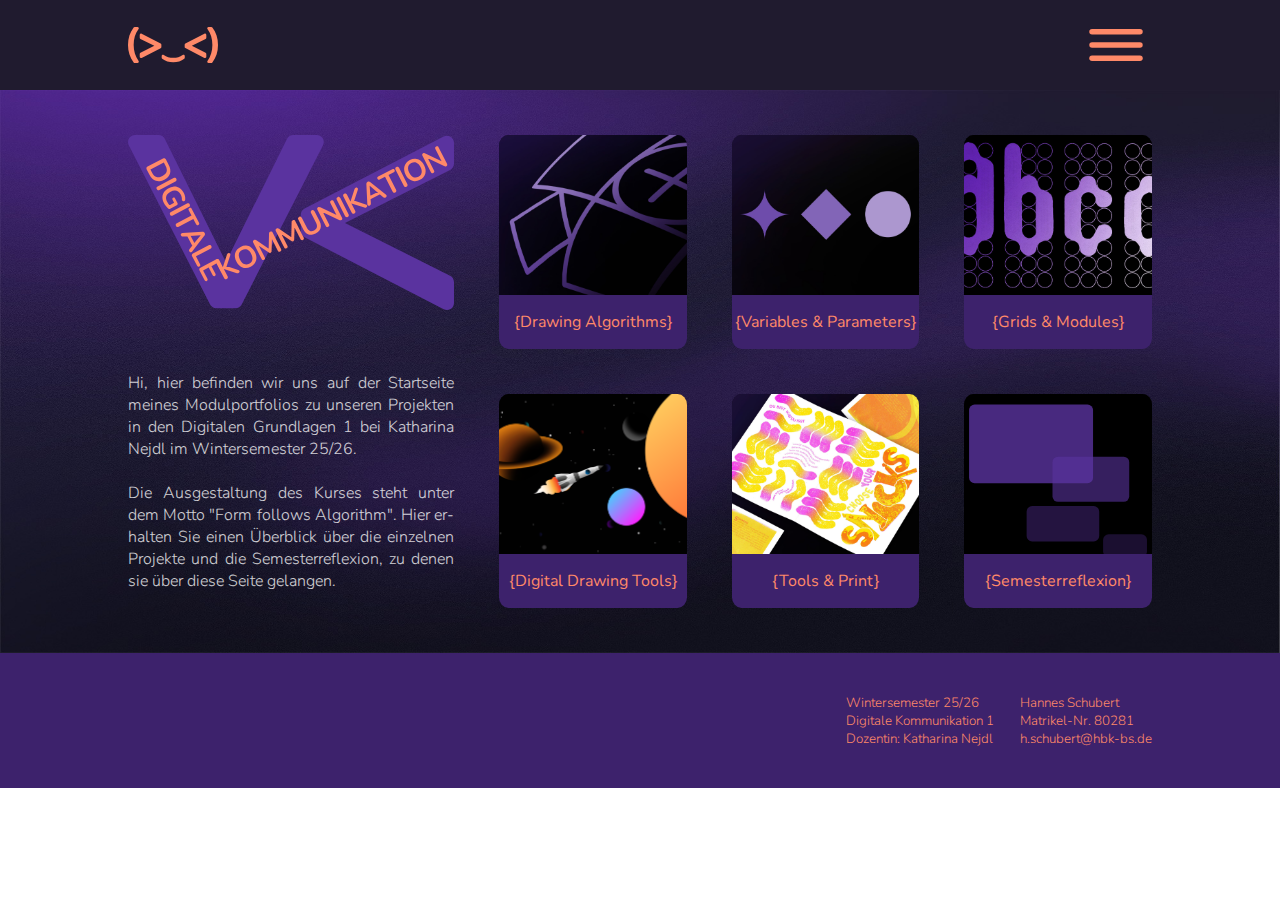
<file: index.html>
<!DOCTYPE html>
<html lang="de">
<head>
    <meta charset="UTF-8">
    <meta name="viewport" content="width=device-width, initial-scale=1.0">
    <title>Modulportfolio Start</title>
    <link rel="stylesheet" href="modulportfolio_ws26.css">

    <link rel="preconnect" href="https://fonts.googleapis.com">
    <link rel="preconnect" href="https://fonts.gstatic.com" crossorigin>
    <link href="https://fonts.googleapis.com/css2?family=Nunito:ital,wght@0,200..1000;1,200..1000&display=swap" rel="stylesheet">
</head>
<body>
    <div class="nav">
        <a id="logolink" href="index.html">
            <div class="logo"></div>
        </a>
        <div class="button_menu">
        </div>
        <div class="burgermenu">
            <div class="menupunkt" id="menupunkt1">
                <a class="menulink" href="modulportfolio01.html">{Drawing Algorithms}</a>
            </div>
            <div class="menupunkt" id="menupunkt2">
                <a class="menulink" href="modulportfolio02.html">{Variables & Parameters}</a>
            </div>
            <div class="menupunkt" id="menupunkt3">
                <a class="menulink" href="modulportfolio03.html">{Grids & Modules}</a>
            </div>
            <div class="menupunkt" id="menupunkt4">
                <a class="menulink" href="modulportfolio04.html">{Digital Drawing Tools}</a>
            </div>
            <div class="menupunkt" id="menupunkt5">
                <a class="menulink" href="modulportfolio05.html">{Tools & Print}</a>
            </div>
            <div class="menupunkt" id="menupunkt6">
                <a class="menulink" href="modulportfolio06.html">{Semesterreflexion}</a>
            </div>
        </div>
    </div>
    <div class="main">
        <div class="column" id="leftcolumn">
            <div id="titelgrafik">
            </div>
            <p id="intro">
                Hi, hier befinden wir uns auf der Startseite meines Modulportfolios zu unseren Projekten 
                in den Digitalen Grundlagen 1 bei Katharina Nejdl im Wintersemester 25/26.
                <br><br>
                Die Ausgestaltung des Kurses steht unter dem Motto "Form follows Algorithm".
                Hier erhalten Sie einen Überblick über die einzelnen Projekte und die Semesterreflexion, 
                zu denen sie über diese Seite gelangen.
            </p>
        </div>
        <div class="column" id="rightcolumn">
            <div class="row" id="toprow">
                <div class="kachel" id="kachel1">
                    <div class="kachelbild" id="kachelbild1">
                    </div>
                    <div class="kachelraum">
                        <p class="kachelschrift" id="kachelschrift1">{Drawing Algorithms}</p>
                    </div>
                </div>
                <div class="kachel" id="kachel2">
                    <div class="kachelbild" id="kachelbild2">
                    </div>
                    <div class="kachelraum">
                        <p class="kachelschrift" id="kachelschrift2">{Variables & Parameters}</p>
                    </div>
                </div>
                <div class="kachel" id="kachel3">
                    <div class="kachelbild" id="kachelbild3">
                    </div>
                    <div class="kachelraum">
                        <p class="kachelschrift" id="kachelschrift3">{Grids & Modules}</p>
                    </div>
                </div>
            </div>
            <div class="row" id="bottomrow">
                <div class="kachel" id="kachel4">
                    <div class="kachelbild" id="kachelbild4">
                    </div>
                    <div class="kachelraum">
                        <p class="kachelschrift" id="kachelschrift4">{Digital Drawing Tools}</p>
                    </div>
                </div>
                <div class="kachel" id="kachel5">
                    <div class="kachelbild" id="kachelbild5">
                    </div>
                    <div class="kachelraum">
                        <p class="kachelschrift" id="kachelschrift5">{Tools & Print}</p>
                    </div>
                </div>
                <div class="kachel" id="kachel6">
                    <div class="kachelbild" id="kachelbild6">
                    </div>
                    <div class="kachelraum">
                        <p class="kachelschrift" id="kachelschrift6">{Semesterreflexion}</p>
                    </div>
                </div>
            </div>
        </div>
    </div>
    <div class="footer">
        
        <div class="kursinfo">
            <p>Wintersemester 25/26 <br>
                Digitale Kommunikation 1 <br>
                Dozentin: Katharina Nejdl
            </p>
        </div> 
        <div class="kontaktinfo">
            <p>Hannes Schubert <br>
                Matrikel-Nr. 80281 <br>
                h.schubert@hbk-bs.de
            </p>
        </div>
    </div>
    <script src="modulportfolio_ws26.js"></script>
</body>
</html>
</file>
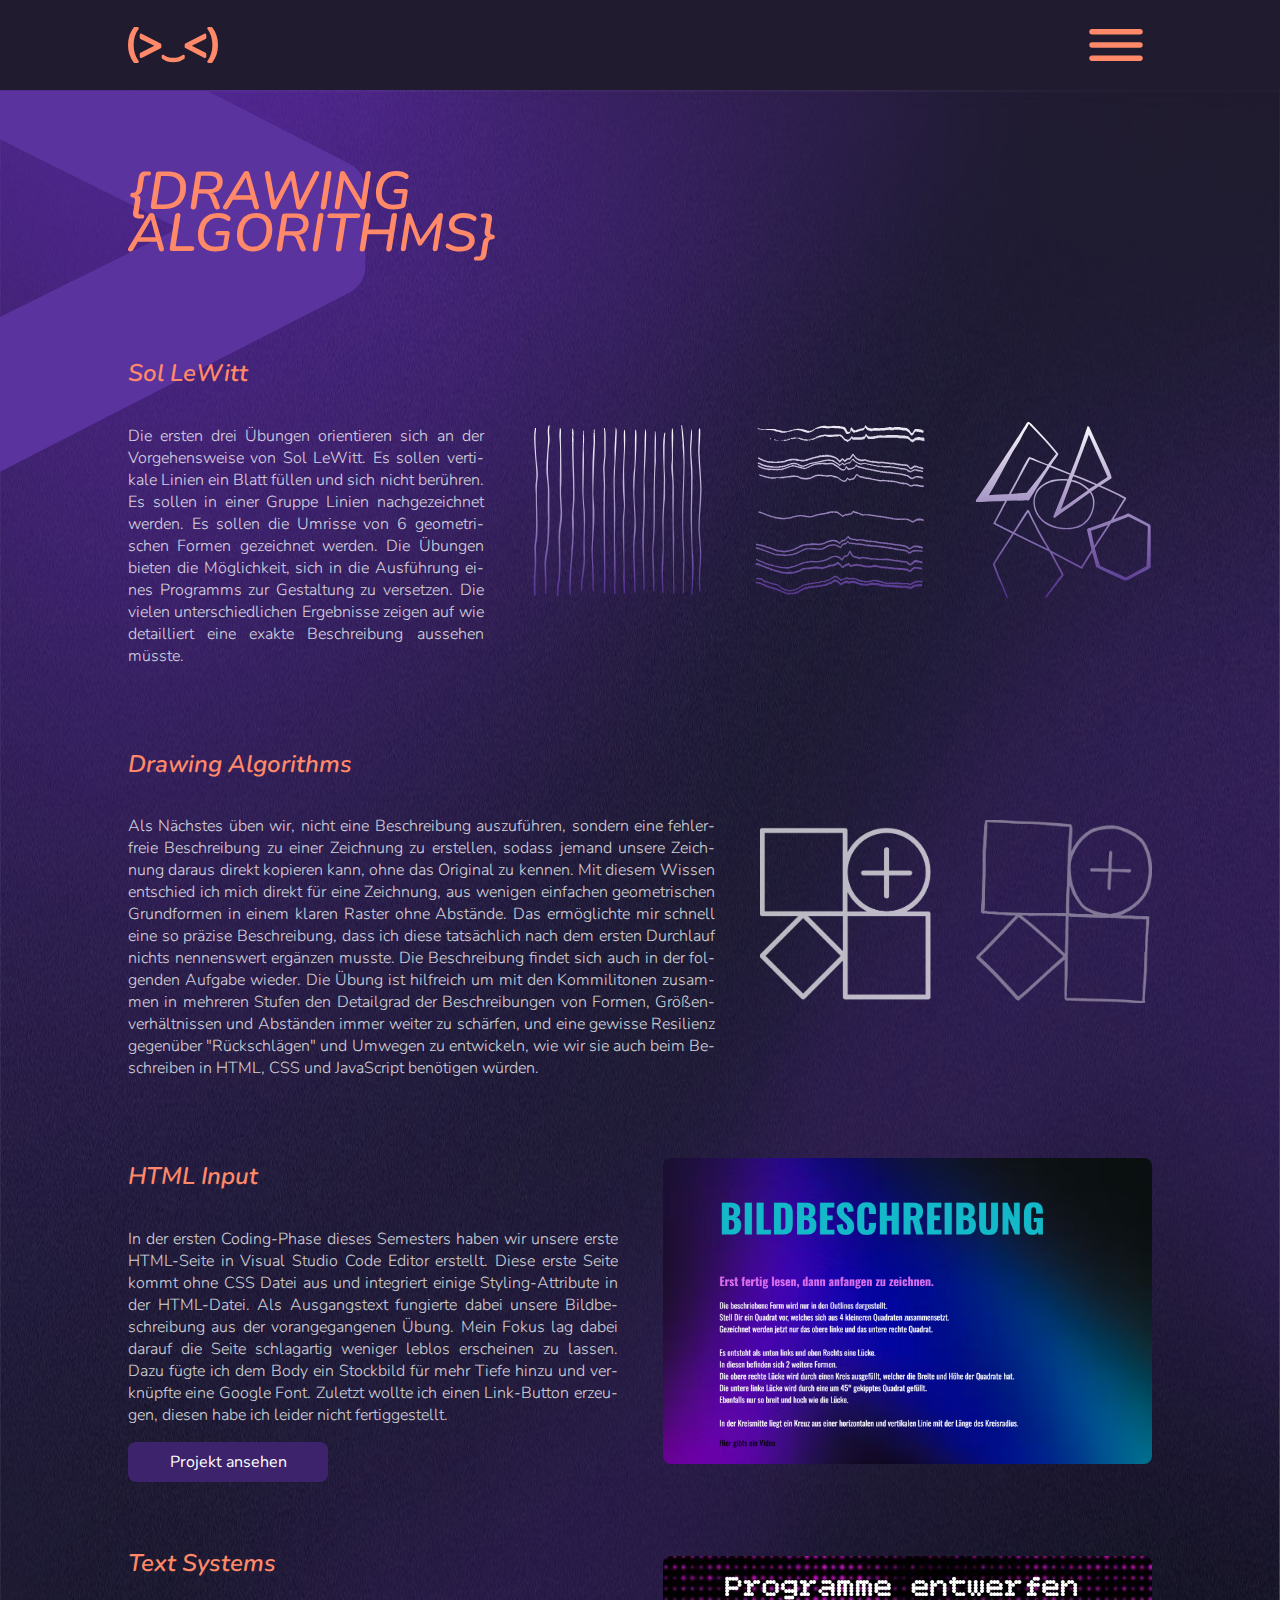
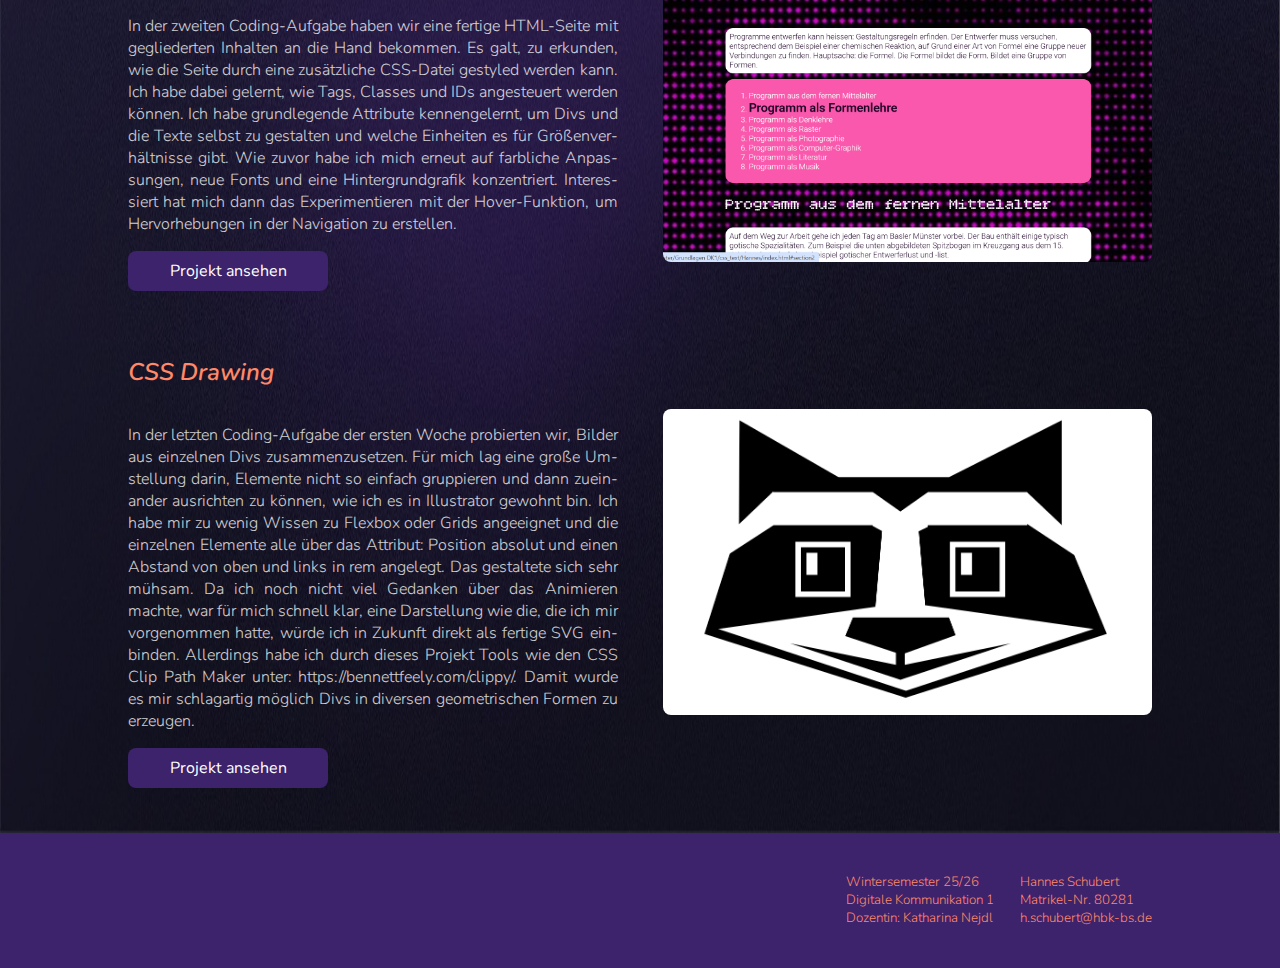
<file: modulportfolio01.html>
<!DOCTYPE html>
<html lang="de">
<head>
    <meta charset="UTF-8">
    <meta name="viewport" content="width=device-width, initial-scale=1.0">
    <title>Modulportfolio 01</title>
    <link rel="stylesheet" href="modulportfolio_ws26.css">

    <link rel="preconnect" href="https://fonts.googleapis.com">
    <link rel="preconnect" href="https://fonts.gstatic.com" crossorigin>
    <link href="https://fonts.googleapis.com/css2?family=Nunito:ital,wght@0,200..1000;1,200..1000&display=swap" rel="stylesheet">
</head>
<body>
    <div class="nav">
        <a id="logolink" href="index.html">
            <div class="logo"></div>
        </a>
        <div class="button_menu">
        </div>
        <div class="burgermenu">
            <div class="menupunkt" id="menupunkt1">
                <a class="menulink" href="modulportfolio01.html">{Drawing Algorithms}</a>
            </div>
            <div class="menupunkt" id="menupunkt2">
                <a class="menulink" href="modulportfolio02.html">{Variables & Parameters}</a>
            </div>
            <div class="menupunkt" id="menupunkt3">
                <a class="menulink" href="modulportfolio03.html">{Grids & Modules}</a>
            </div>
            <div class="menupunkt" id="menupunkt4">
                <a class="menulink" href="modulportfolio04.html">{Digital Drawing Tools}</a>
            </div>
            <div class="menupunkt" id="menupunkt5">
                <a class="menulink" href="modulportfolio05.html">{Tools & Print}</a>
            </div>
            <div class="menupunkt" id="menupunkt6">
                <a class="menulink" href="modulportfolio06.html">{Semesterreflexion}</a>
            </div>
        </div>
    </div>
    <div class="main2">
        <div id="titelhintergrund">
        </div>
        <div class="titel">
            <h1 id="titeltext">
                {DRAWING<br>ALGORITHMS}
            </h1>
        </div>
        <div class="newrow">
            <div class="column03" id="sollewitt_column1">
                <h2>Sol LeWitt</h2>
                <p class="fließtext">
                    Die ersten drei Übungen orientieren sich an der Vorgehensweise von Sol LeWitt.
                    Es sollen vertikale Linien ein Blatt füllen und sich nicht berühren.
                    Es sollen in einer Gruppe Linien nachgezeichnet werden.
                    Es sollen die Umrisse von 6 geometrischen Formen gezeichnet werden.
                    Die Übungen bieten die Möglichkeit, sich in die Ausführung eines Programms zur Gestaltung zu versetzen.
                    Die vielen unterschiedlichen Ergebnisse zeigen auf wie detailliert eine exakte Beschreibung aussehen müsste.
                </p>
            </div>
            <div class="column03" id="sollewitt_column2">
                <div id="sollewitt1"></div>
            </div>
            <div class="column03" id="sollewitt_column3">
                <div id="sollewitt2"></div>
            </div>
            <div class="column03" id="sollewitt_column4">
                <div id="sollewitt3"></div>
            </div>
        </div>
        <div class="newrow">
            <div class="column03" id="algolinks">
                <h2>Drawing Algorithms</h2>
                <p class="fließtext">
                    Als Nächstes üben wir, nicht eine Beschreibung auszuführen, sondern eine fehlerfreie Beschreibung zu einer Zeichnung zu erstellen, sodass jemand unsere Zeichnung daraus direkt kopieren kann, ohne das Original zu kennen. 
                    Mit diesem Wissen entschied ich mich direkt für eine Zeichnung, aus wenigen einfachen geometrischen Grundformen in einem klaren Raster ohne Abstände. 
                    Das ermöglichte mir schnell eine so präzise Beschreibung, dass ich diese tatsächlich nach dem ersten Durchlauf nichts nennenswert ergänzen musste. 
                    Die Beschreibung findet sich auch in der folgenden Aufgabe wieder. 
                    Die Übung ist hilfreich um mit den Kommilitonen zusammen in mehreren Stufen den Detailgrad der Beschreibungen von Formen, Größenverhältnissen und Abständen immer weiter zu schärfen, und eine gewisse Resilienz gegenüber "Rückschlägen" und Umwegen zu entwickeln, wie wir sie auch beim Beschreiben in HTML, CSS und JavaScript benötigen würden.
            </div>
            <div class="column03" id="algorechts">
                <div id="algobild"></div>
            </div>
        </div>
        <div class="newrow">
            <div class="columnhalf">
                <h2>HTML Input</h2>
                <p class="fließtext">
                    In der ersten Coding-Phase dieses Semesters haben wir unsere erste HTML-Seite in Visual Studio Code Editor erstellt.
                    Diese erste Seite kommt ohne CSS Datei aus und integriert einige Styling-Attribute in der HTML-Datei. 
                    Als Ausgangstext fungierte dabei unsere Bildbeschreibung aus der vorangegangenen Übung. 
                    Mein Fokus lag dabei darauf die Seite schlagartig weniger leblos erscheinen zu lassen. 
                    Dazu fügte ich dem Body ein Stockbild für mehr Tiefe hinzu und verknüpfte eine Google Font. 
                    Zuletzt wollte ich einen Link-Button erzeugen, diesen habe ich leider nicht fertiggestellt.
                </p>
                <a class="buttonlink" href="https://hannes161312.github.io/input-html/">
                    <div class="button">
                        <p class="buttonschrift">Projekt ansehen</p>
                    </div>
                </a>
            </div>
            <div class="columnhalf">
                <div id="htmlbild"></div>
            </div>
        </div>
        <div class="newrow">
            <div class="columnhalf">
                <h2>Text Systems</h2>
                <p class="fließtext">
                    In der zweiten Coding-Aufgabe haben wir eine fertige HTML-Seite mit gegliederten Inhalten an die Hand bekommen.
                    Es galt, zu erkunden, wie die Seite durch eine zusätzliche CSS-Datei gestyled werden kann.
                    Ich habe dabei gelernt, wie Tags, Classes und IDs angesteuert werden können.
                    Ich habe grundlegende Attribute kennengelernt, um Divs und die Texte selbst zu gestalten und welche Einheiten es für Größenverhältnisse gibt.
                    Wie zuvor habe ich mich erneut auf farbliche Anpassungen, neue Fonts und eine Hintergrundgrafik konzentriert. 
                    Interessiert hat mich dann das Experimentieren mit der Hover-Funktion, um Hervorhebungen in der Navigation zu erstellen.
                </p>
                <a class="buttonlink" href="https://hannes161312.github.io/text-systems/">
                    <div class="button">
                        <p class="buttonschrift">Projekt ansehen</p>
                    </div>
                </a>
            </div>
            <div class="columnhalf">
                <div id="textbild"></div>
            </div>
        </div>
        <div class="newrow">
            <div class="columnhalf">
                <h2>CSS Drawing</h2>
                <p class="fließtext">
                    In der letzten Coding-Aufgabe der ersten Woche probierten wir, Bilder aus einzelnen Divs zusammenzusetzen.
                    Für mich lag eine große Umstellung darin, Elemente nicht so einfach gruppieren und dann zueinander ausrichten zu können, wie ich es in Illustrator gewohnt bin. 
                    Ich habe mir zu wenig Wissen zu Flexbox oder Grids angeeignet und die einzelnen Elemente alle über das Attribut: Position absolut und einen Abstand von oben und links in rem angelegt. 
                    Das gestaltete sich sehr mühsam. 
                    Da ich noch nicht viel Gedanken über das Animieren machte, war für mich schnell klar, eine Darstellung wie die, die ich mir vorgenommen hatte, würde ich in Zukunft direkt als fertige SVG einbinden. 
                    Allerdings habe ich durch dieses Projekt Tools wie den CSS Clip Path Maker unter: https://bennettfeely.com/clippy/. 
                    Damit wurde es mir schlagartig möglich Divs in diversen geometrischen Formen zu erzeugen.
                </p>
                <a class="buttonlink" href="https://hannes161312.github.io/css-drawing/">
                    <div class="button">
                        <p class="buttonschrift">Projekt ansehen</p>
                    </div>
                </a>
            </div>
            <div class="columnhalf">
                <div id="cssbild"></div>
            </div>
        </div>
    </div>
    <div class="footer">
        
        <div class="kursinfo">
            <p>Wintersemester 25/26 <br>
                Digitale Kommunikation 1 <br>
                Dozentin: Katharina Nejdl
            </p>
        </div> 
        <div class="kontaktinfo">
            <p>Hannes Schubert <br>
                Matrikel-Nr. 80281 <br>
                h.schubert@hbk-bs.de
            </p>
        </div>
    </div>
    <script src="modulportfolio_ws26.js"></script>
</body>
</html>
</file>
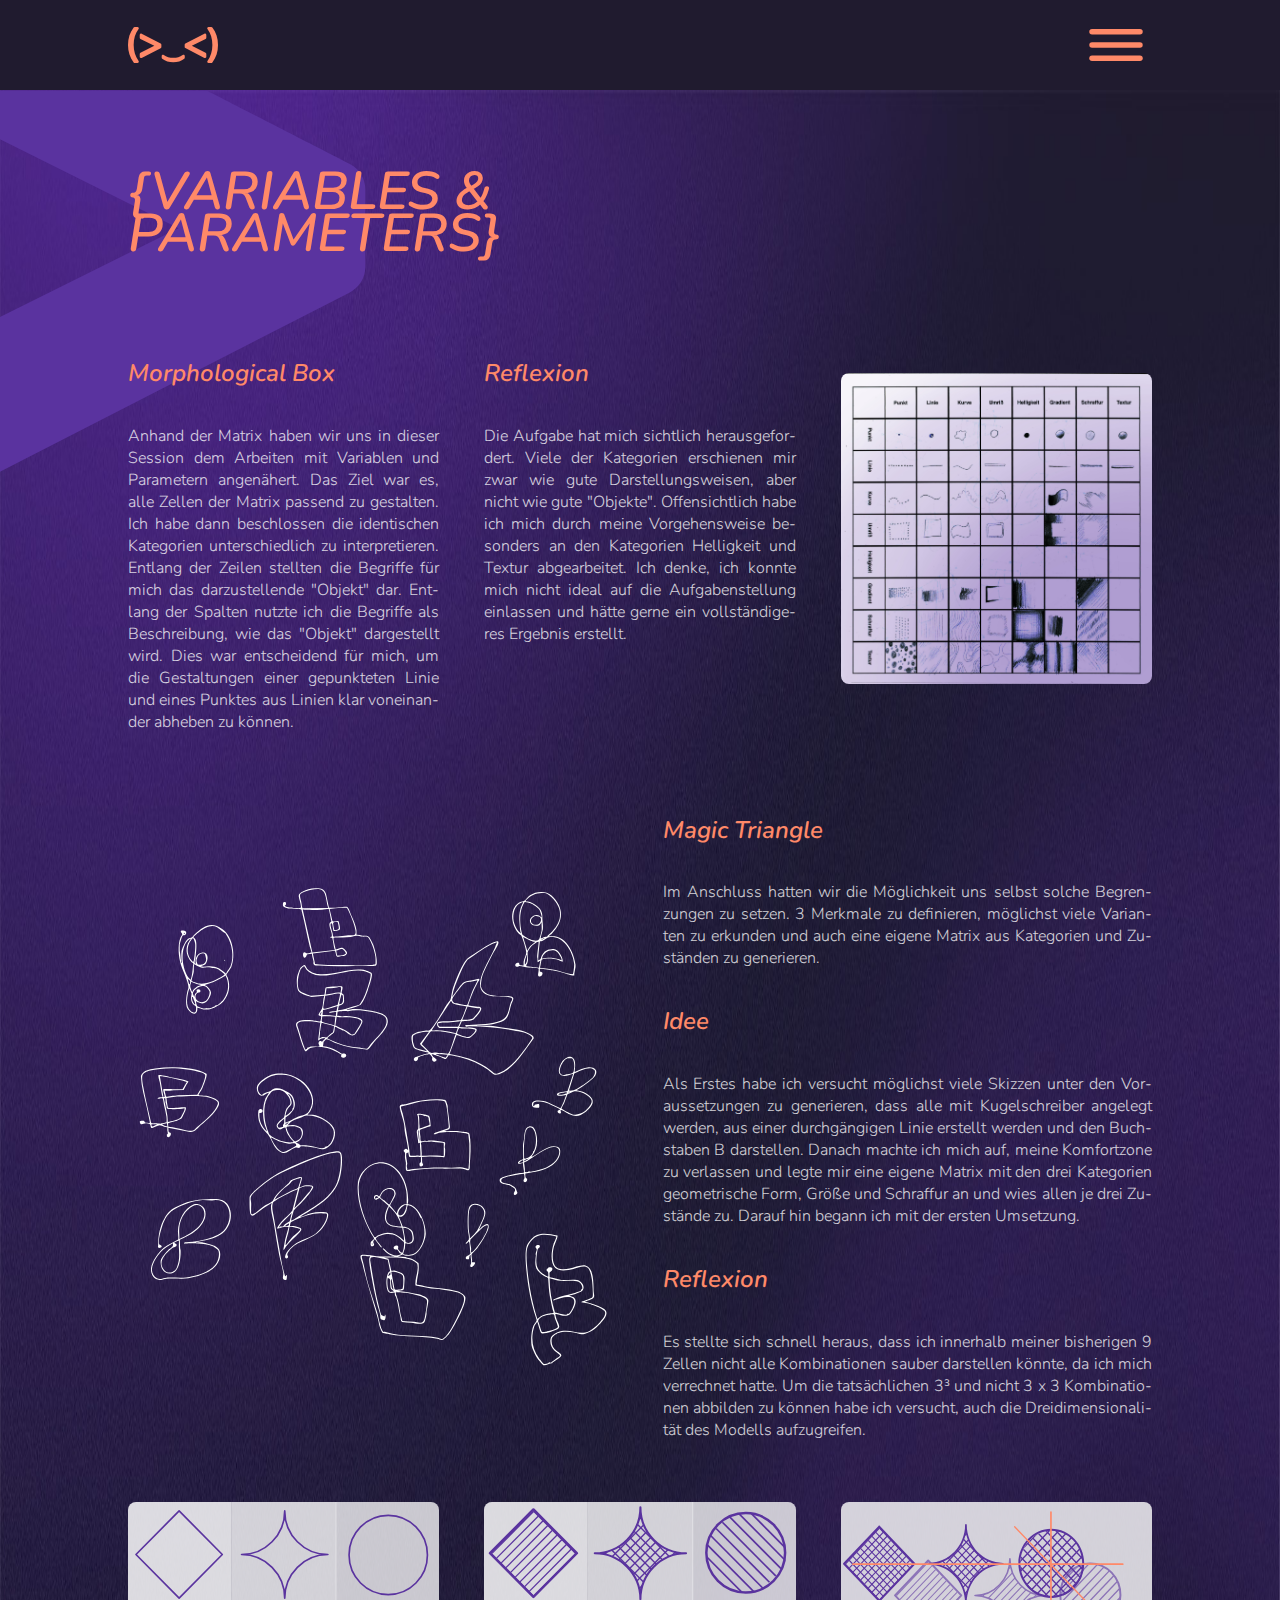
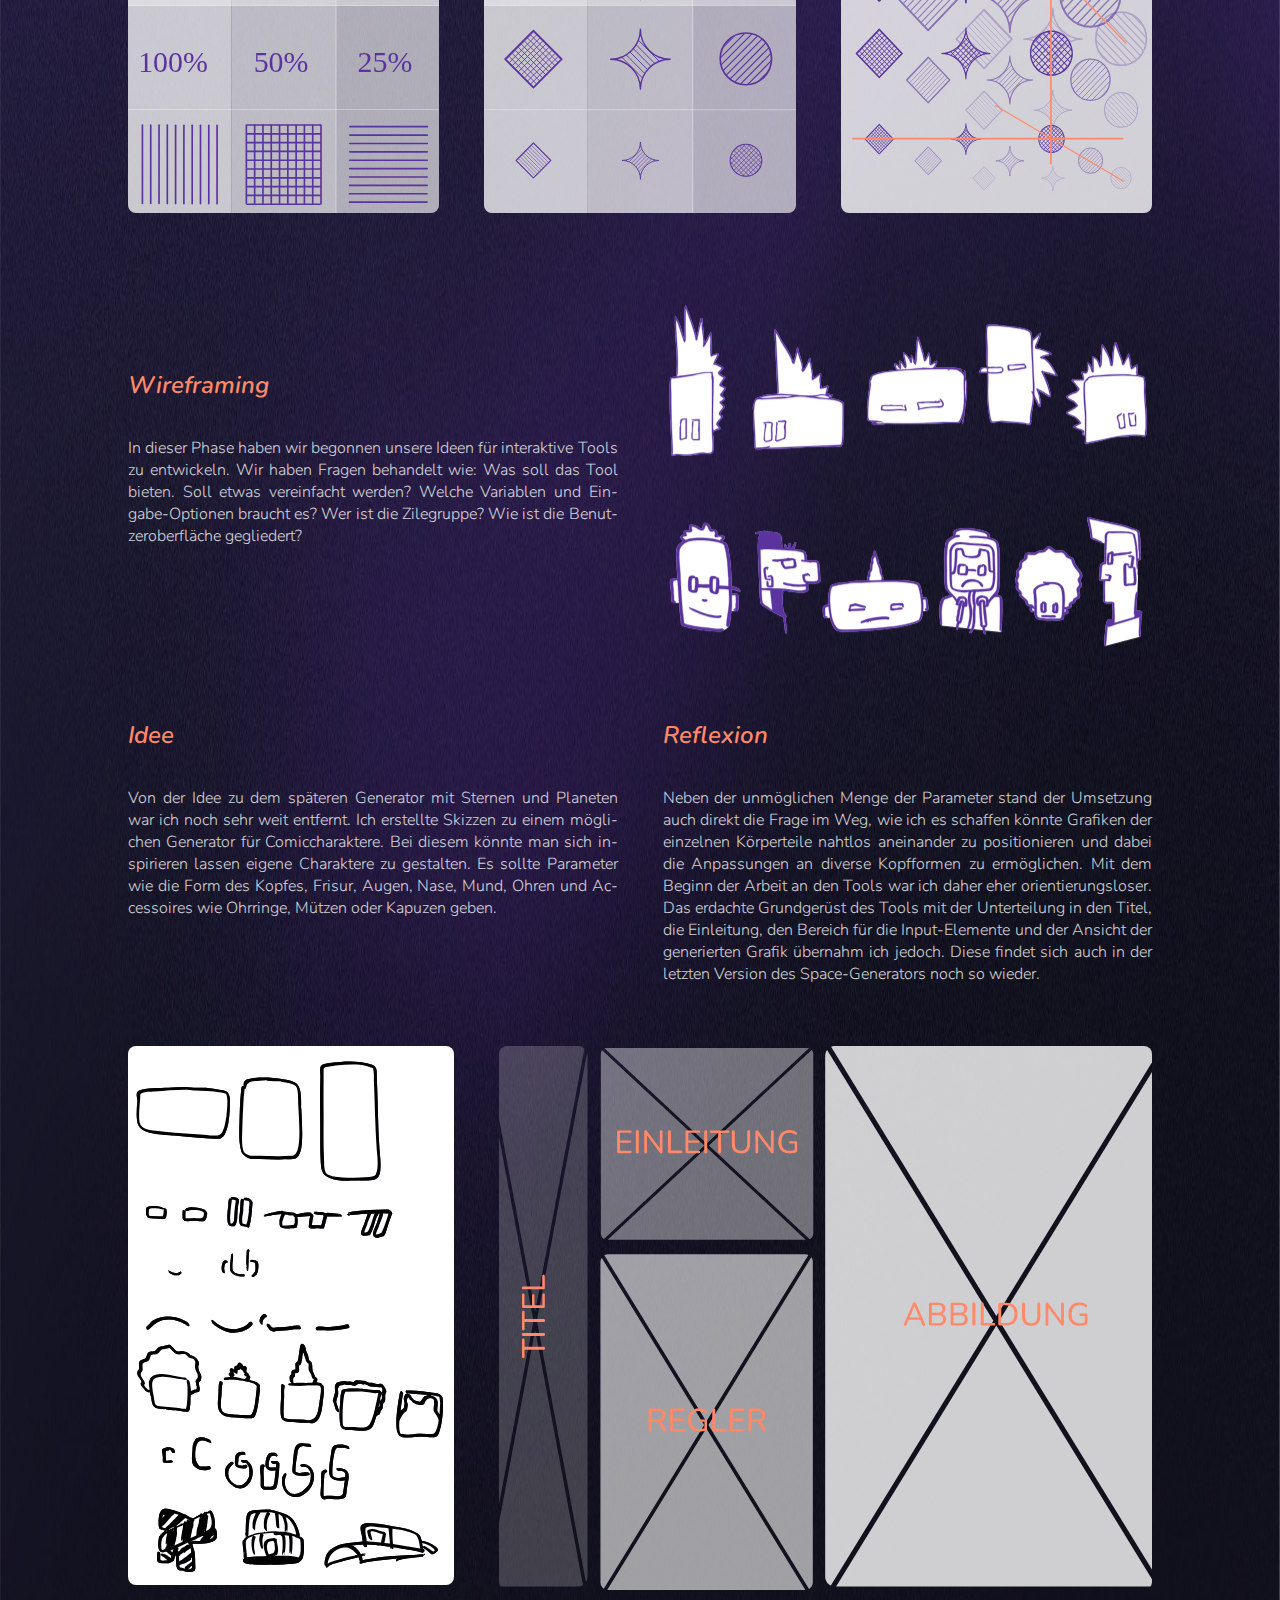
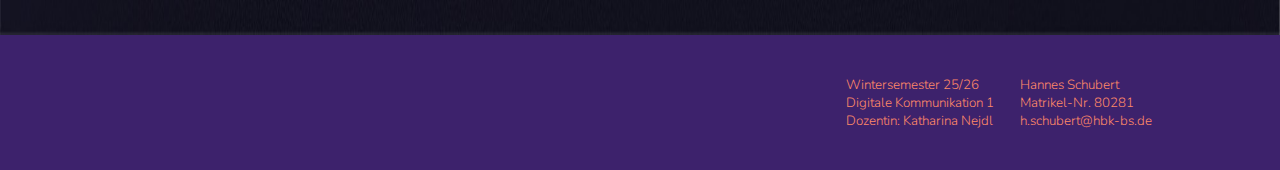
<file: modulportfolio02.html>
<!DOCTYPE html>
<html lang="de">
<head>
    <meta charset="UTF-8">
    <meta name="viewport" content="width=device-width, initial-scale=1.0">
    <title>Modulportfolio 02</title>
    <link rel="stylesheet" href="modulportfolio_ws26.css">

    <link rel="preconnect" href="https://fonts.googleapis.com">
    <link rel="preconnect" href="https://fonts.gstatic.com" crossorigin>
    <link href="https://fonts.googleapis.com/css2?family=Nunito:ital,wght@0,200..1000;1,200..1000&display=swap" rel="stylesheet">
</head>
<body>
    <div class="nav">
        <a id="logolink" href="index.html">
            <div class="logo"></div>
        </a>
        <div class="button_menu">
        </div>
        <div class="burgermenu">
            <div class="menupunkt" id="menupunkt1">
                <a class="menulink" href="modulportfolio01.html">{Drawing Algorithms}</a>
            </div>
            <div class="menupunkt" id="menupunkt2">
                <a class="menulink" href="modulportfolio02.html">{Variables & Parameters}</a>
            </div>
            <div class="menupunkt" id="menupunkt3">
                <a class="menulink" href="modulportfolio03.html">{Grids & Modules}</a>
            </div>
            <div class="menupunkt" id="menupunkt4">
                <a class="menulink" href="modulportfolio04.html">{Digital Drawing Tools}</a>
            </div>
            <div class="menupunkt" id="menupunkt5">
                <a class="menulink" href="modulportfolio05.html">{Tools & Print}</a>
            </div>
            <div class="menupunkt" id="menupunkt6">
                <a class="menulink" href="modulportfolio06.html">{Semesterreflexion}</a>
            </div>
        </div>
    </div>
    <div class="main2">
        <div id="titelhintergrund">
        </div>
        <div class="titel">
            <h1 id="titeltext">
                {VARIABLES &<br>PARAMETERS}
            </h1>
        </div>
        <div class="newrowtop">
            <div class="column03" id="reflexioncolumnlinks">
                <h2>Morphological Box</h2>
                <p class="fließtext">
                    Anhand der Matrix haben wir uns in dieser Session dem Arbeiten mit Variablen und Parametern angenähert. 
                    Das Ziel war es, alle Zellen der Matrix passend zu gestalten. 
                    Ich habe dann beschlossen die identischen Kategorien unterschiedlich zu interpretieren. 
                    Entlang der Zeilen stellten die Begriffe für mich das darzustellende "Objekt" dar. 
                    Entlang der Spalten nutzte ich die Begriffe als Beschreibung, wie das "Objekt" dargestellt wird. 
                    Dies war entscheidend für mich, um die Gestaltungen einer gepunkteten Linie und eines Punktes aus Linien klar voneinander abheben zu können.
                </p>
            </div>
            <div class="column03" id="reflexioncolumnmitte">
                <h2>Reflexion</h2>
                <p class="fließtext">
                    Die Aufgabe hat mich sichtlich herausgefordert. 
                    Viele der Kategorien erschienen mir zwar wie gute Darstellungsweisen, aber nicht wie gute "Objekte". 
                    Offensichtlich habe ich mich durch meine Vorgehensweise besonders an den Kategorien Helligkeit und Textur abgearbeitet. 
                    Ich denke, ich konnte mich nicht ideal auf die Aufgabenstellung einlassen und hätte gerne ein vollständigeres Ergebnis erstellt.
                </p>
            </div>
            <div class="column03" id="reflexioncolumnrechts">
                <div id="matrix"></div>
            </div>
        </div>
        <div class="newrow">
            <div class="columnhalf">
                <div id="b"></div>
            </div>
            <div class="columnhalf">
                <h2>Magic Triangle</h2>
                <p class="fließtext">
                    Im Anschluss hatten wir die Möglichkeit uns selbst solche Begrenzungen zu setzen. 
                    3 Merkmale zu definieren, möglichst viele Varianten zu erkunden und auch eine eigene Matrix aus Kategorien und Zuständen zu generieren.
                <h2>Idee</h2>
                <p class="fließtext">
                    Als Erstes habe ich versucht möglichst viele Skizzen unter den Voraussetzungen zu generieren, dass alle mit Kugelschreiber angelegt werden, aus einer durchgängigen Linie erstellt werden und den Buchstaben B darstellen.
                    Danach machte ich mich auf, meine Komfortzone zu verlassen und legte mir eine eigene Matrix mit den drei Kategorien geometrische Form, Größe und Schraffur an und wies allen je drei Zustände zu. Darauf hin begann ich mit der ersten Umsetzung.
                <h2>Reflexion</h2>
                <p class="fließtext">
                    Es stellte sich schnell heraus, dass ich innerhalb meiner bisherigen 9 Zellen nicht alle Kombinationen sauber darstellen könnte, da ich mich verrechnet hatte. 
                    Um die tatsächlichen 3³ und nicht 3 x 3 Kombinationen abbilden zu können habe ich versucht, auch die Dreidimensionalität des Modells aufzugreifen.
                </p>
            </div>
        </div>
        <div class="newrow">
            <div class="column03" id="reflexioncolumnlinks">
                <div id="variables1"></div>
            </div>
            <div class="column03" id="reflexioncolumnmitte">
                <div id="variables2"></div>
            </div>
            <div class="column03" id="reflexioncolumnrechts">
                <div id="variables3"></div>
            </div>
        </div>
        <div class="newrow">
            <div class="columnhalf">
                <h2>Wireframing</h2>
                <p class="fließtext">
                    In dieser Phase haben wir begonnen unsere Ideen für interaktive Tools zu entwickeln. 
                    Wir haben Fragen behandelt wie:
                    Was soll das Tool bieten. 
                    Soll etwas vereinfacht werden? 
                    Welche Variablen und Eingabe-Optionen braucht es? 
                    Wer ist die Zilegruppe?
                    Wie ist die Benutzeroberfläche gegliedert?
                </p>
            </div>
            <div class="columnhalf">
                <div id="variables4"></div>
                <div id="variables5"></div>
            </div>
        </div>
        
        <div class="newrowtop">
            <div class="columnhalf">
                <h2>Idee</h2>
                <p class="fließtext">
                    Von der Idee zu dem späteren Generator mit Sternen und Planeten war ich noch sehr weit entfernt.
                    Ich erstellte Skizzen zu einem möglichen Generator für Comiccharaktere. 
                    Bei diesem könnte man sich inspirieren lassen eigene Charaktere zu gestalten. 
                    Es sollte Parameter wie die Form des Kopfes, Frisur, Augen, Nase, Mund, Ohren und Accessoires wie Ohrringe, Mützen oder Kapuzen geben.
                </p>
            </div>
            <div class="columnhalf">
                <h2>Reflexion</h2>
                <p class="fließtext">
                    Neben der unmöglichen Menge der Parameter stand der Umsetzung auch direkt die Frage im Weg, wie ich es schaffen könnte Grafiken der einzelnen Körperteile nahtlos aneinander zu positionieren und dabei die Anpassungen an diverse Kopfformen zu ermöglichen. 
                    Mit dem Beginn der Arbeit an den Tools war ich daher eher orientierungsloser. 
                    Das erdachte Grundgerüst des Tools mit der Unterteilung in den Titel, die Einleitung, den Bereich für die Input-Elemente und der Ansicht der generierten Grafik übernahm ich jedoch. 
                    Diese findet sich auch in der letzten Version des Space-Generators noch so wieder.
                </p>
            </div>
        </div>
        <div class="newrowtop">
            <div class="column" id="leftcolumn">
                <div id="variables6"></div>
            </div>
            <div class="column" id="rightcolumn">
                <div id="wireframe"></div>
            </div>
        </div>
    </div>
    <div class="footer">
        
        <div class="kursinfo">
            <p>Wintersemester 25/26 <br>
                Digitale Kommunikation 1 <br>
                Dozentin: Katharina Nejdl
            </p>
        </div> 
        <div class="kontaktinfo">
            <p>Hannes Schubert <br>
                Matrikel-Nr. 80281 <br>
                h.schubert@hbk-bs.de
            </p>
        </div>
    </div>
    <script src="modulportfolio_ws26.js"></script>
</body>
</html>
</file>
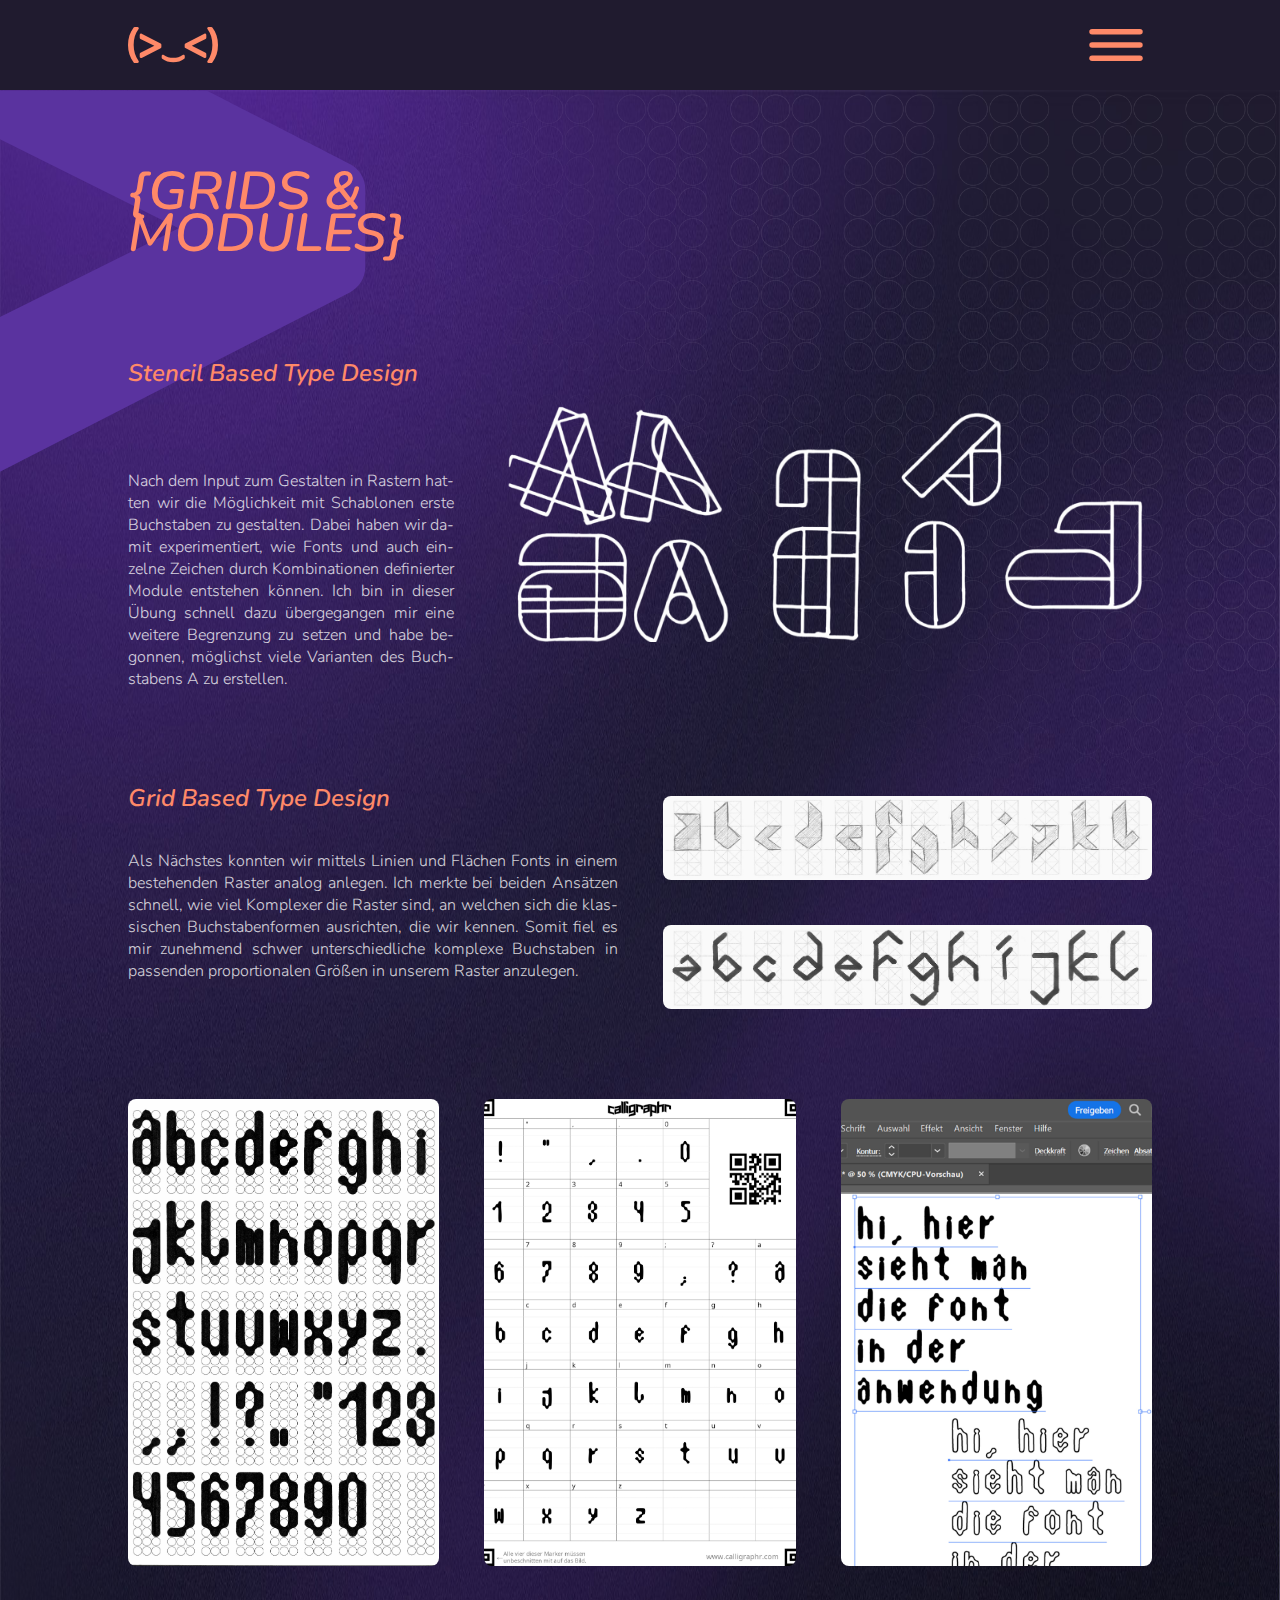
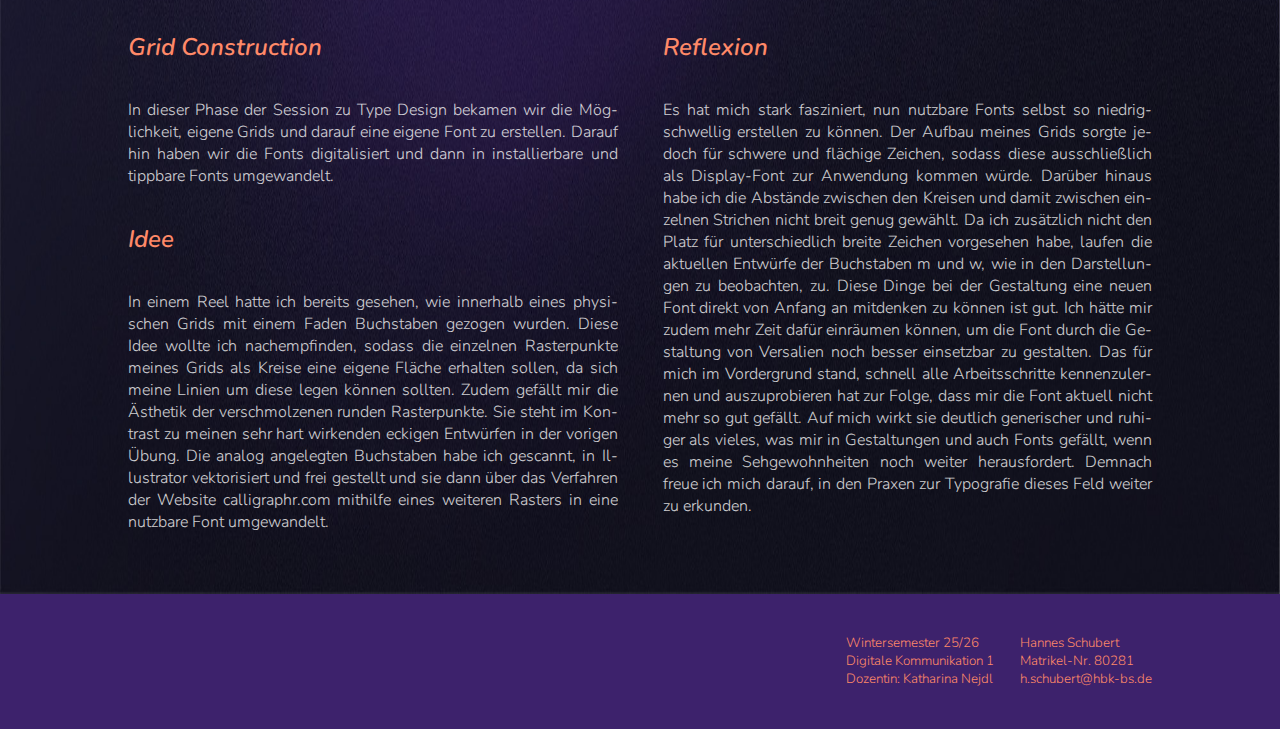
<file: modulportfolio03.html>
<!DOCTYPE html>
<html lang="de">
<head>
    <meta charset="UTF-8">
    <meta name="viewport" content="width=device-width, initial-scale=1.0">
    <title>Modulportfolio 03</title>
    <link rel="stylesheet" href="modulportfolio_ws26.css">

    <link rel="preconnect" href="https://fonts.googleapis.com">
    <link rel="preconnect" href="https://fonts.gstatic.com" crossorigin>
    <link href="https://fonts.googleapis.com/css2?family=Nunito:ital,wght@0,200..1000;1,200..1000&display=swap" rel="stylesheet">
</head>
<body>
    <div class="nav">
        <a id="logolink" href="index.html">
            <div class="logo"></div>
        </a>
        <div class="button_menu">
        </div>
        <div class="burgermenu">
            <div class="menupunkt" id="menupunkt1">
                <a class="menulink" href="modulportfolio01.html">{Drawing Algorithms}</a>
            </div>
            <div class="menupunkt" id="menupunkt2">
                <a class="menulink" href="modulportfolio02.html">{Variables & Parameters}</a>
            </div>
            <div class="menupunkt" id="menupunkt3">
                <a class="menulink" href="modulportfolio03.html">{Grids & Modules}</a>
            </div>
            <div class="menupunkt" id="menupunkt4">
                <a class="menulink" href="modulportfolio04.html">{Digital Drawing Tools}</a>
            </div>
            <div class="menupunkt" id="menupunkt5">
                <a class="menulink" href="modulportfolio05.html">{Tools & Print}</a>
            </div>
            <div class="menupunkt" id="menupunkt6">
                <a class="menulink" href="modulportfolio06.html">{Semesterreflexion}</a>
            </div>
        </div>
    </div>
    <div class="main2">
        <div id="titelhintergrund">
        </div>
        <div id="gridhintergrund">
        </div>
        <div class="titel">
            <h1 id="titeltext">
                {GRIDS &<br>MODULES}
            </h1>
        </div>
        <div class="newrow">
            <div class="column" id="leftcolumn">
                <h2>Stencil Based Type Design</h2>
                <p class="fließtext">
                    Nach dem Input zum Gestalten in Rastern hatten wir die Möglichkeit mit Schablonen erste Buchstaben zu gestalten.
                    Dabei haben wir damit experimentiert, wie Fonts und auch einzelne Zeichen durch Kombinationen definierter Module entstehen können. 
                    Ich bin in dieser Übung schnell dazu übergegangen mir eine weitere Begrenzung zu setzen und habe begonnen, möglichst viele Varianten des Buchstabens A zu erstellen.
                </p>
            </div>
            <div class="column" id="rightcolumn">
                <div id="stencil"></div>
            </div>
        </div>
        <div class="newrow">
            <div class="columnhalf">
                <h2>Grid Based Type Design</h2>
                <p class="fließtext">
                    Als Nächstes konnten wir mittels Linien und Flächen Fonts in einem bestehenden Raster analog anlegen. 
                    Ich merkte bei beiden Ansätzen schnell, wie viel Komplexer die Raster sind, an welchen sich die klassischen Buchstabenformen ausrichten, die wir kennen. 
                    Somit fiel es mir zunehmend schwer unterschiedliche komplexe Buchstaben in passenden proportionalen Größen in unserem Raster anzulegen.
                </p>
            </div>
            <div class="columnhalf">
                <div id="fontsketch1"></div>
                <div id="fontsketch2"></div>
            </div>
        </div>
        <div class="newrow">
            <div class="column03" id="reflexioncolumnlinks">
                <div id="font1"></div>
            </div>
            <div class="column03" id="reflexioncolumnmitte">
                <div id="font2"></div>
            </div>
            <div class="column03" id="reflexioncolumnrechts">
                <div id="font3"></div>
            </div>
        </div>
        <div class="newrowtop">
            <div class="columnhalf">
                <h2>Grid Construction</h2>
                <p class="fließtext">
                    In dieser Phase der Session zu Type Design bekamen wir die Möglichkeit, eigene Grids und darauf eine eigene Font zu erstellen. 
                    Darauf hin haben wir die Fonts digitalisiert und dann in installierbare und tippbare Fonts umgewandelt.
                </p>
                <h2>Idee</h2>
                <p class="fließtext">
                    In einem Reel hatte ich bereits gesehen, wie innerhalb eines physischen Grids mit einem Faden Buchstaben gezogen wurden. 
                    Diese Idee wollte ich nachempfinden, sodass die einzelnen Rasterpunkte meines Grids als Kreise eine eigene Fläche erhalten sollen, da sich meine Linien um diese legen können sollten. 
                    Zudem gefällt mir die Ästhetik der verschmolzenen runden Rasterpunkte. 
                    Sie steht im Kontrast zu meinen sehr hart wirkenden eckigen Entwürfen in der vorigen Übung.
                    Die analog angelegten Buchstaben habe ich gescannt, in Illustrator vektorisiert und frei gestellt und sie dann über das Verfahren der Website calligraphr.com mithilfe eines weiteren Rasters in eine nutzbare Font umgewandelt.
                </p>
            </div>
            <div class="columnhalf">
                <h2>Reflexion</h2>
                <p class="fließtext">
                    Es hat mich stark fasziniert, nun nutzbare Fonts selbst so niedrigschwellig erstellen zu können.
                    Der Aufbau meines Grids sorgte jedoch für schwere und flächige Zeichen, sodass diese ausschließlich als Display-Font zur Anwendung kommen würde. 
                    Darüber hinaus habe ich die Abstände zwischen den Kreisen und damit zwischen einzelnen Strichen nicht breit genug gewählt. 
                    Da ich zusätzlich nicht den Platz für unterschiedlich breite Zeichen vorgesehen habe, laufen die aktuellen Entwürfe der Buchstaben m und w, wie in den Darstellungen zu beobachten, zu. 
                    Diese Dinge bei der Gestaltung eine neuen Font direkt von Anfang an mitdenken zu können ist gut. 
                    Ich hätte mir zudem mehr Zeit dafür einräumen können, um die Font durch die Gestaltung von Versalien noch besser einsetzbar zu gestalten. 
                    Das für mich im Vordergrund stand, schnell alle Arbeitsschritte kennenzulernen und auszuprobieren hat zur Folge, dass mir die Font aktuell nicht mehr so gut gefällt. 
                    Auf mich wirkt sie deutlich generischer und ruhiger als vieles, was mir in Gestaltungen und auch Fonts gefällt, wenn es meine Sehgewohnheiten noch weiter herausfordert. 
                    Demnach freue ich mich darauf, in den Praxen zur Typografie dieses Feld weiter zu erkunden.
                </p>
            </div>
        </div>
    </div>
    <div class="footer">
        
        <div class="kursinfo">
            <p>Wintersemester 25/26 <br>
                Digitale Kommunikation 1 <br>
                Dozentin: Katharina Nejdl
            </p>
        </div> 
        <div class="kontaktinfo">
            <p>Hannes Schubert <br>
                Matrikel-Nr. 80281 <br>
                h.schubert@hbk-bs.de
            </p>
        </div>
    </div>
    <script src="modulportfolio_ws26.js"></script>
</body>
</html>
</file>
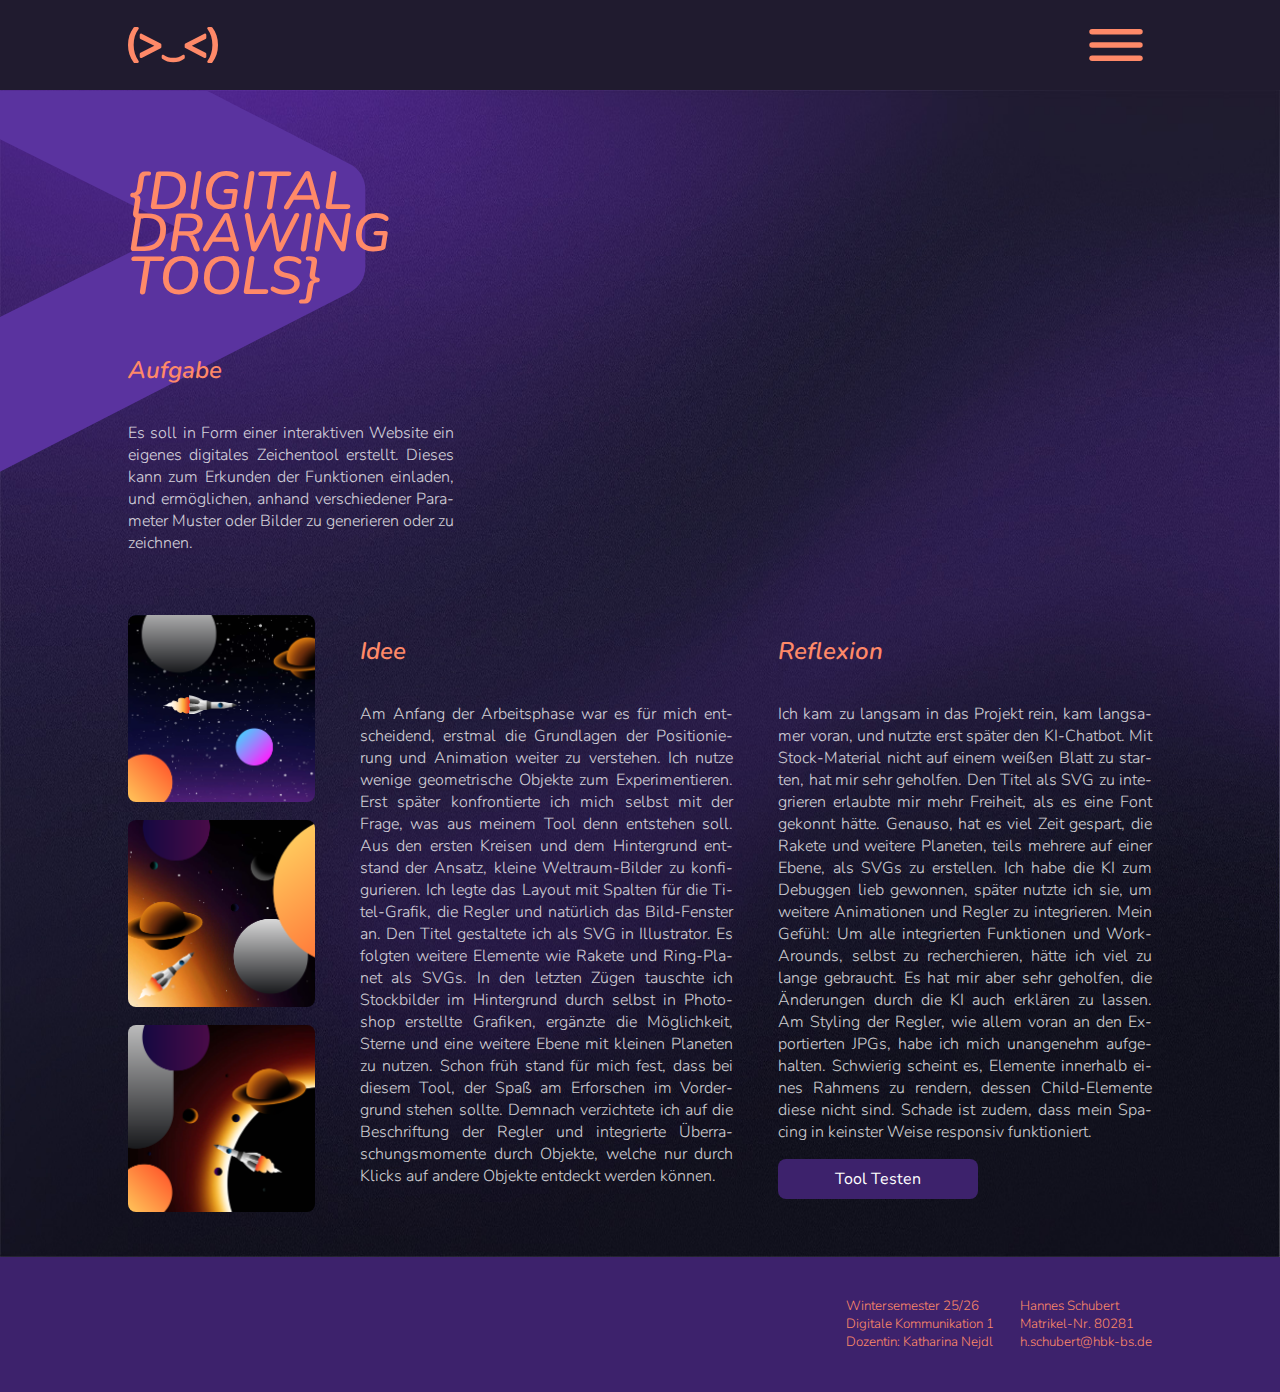
<file: modulportfolio04.html>
<!DOCTYPE html>
<html lang="de">
<head>
    <meta charset="UTF-8">
    <meta name="viewport" content="width=device-width, initial-scale=1.0">
    <title>Modulportfolio 04</title>
    <link rel="stylesheet" href="modulportfolio_ws26.css">

    <link rel="preconnect" href="https://fonts.googleapis.com">
    <link rel="preconnect" href="https://fonts.gstatic.com" crossorigin>
    <link href="https://fonts.googleapis.com/css2?family=Nunito:ital,wght@0,200..1000;1,200..1000&display=swap" rel="stylesheet">
</head>
<body>
    <div class="nav">
        <a id="logolink" href="index.html">
            <div class="logo"></div>
        </a>
        <div class="button_menu">
        </div>
        <div class="burgermenu">
            <div class="menupunkt" id="menupunkt1">
                <a class="menulink" href="modulportfolio01.html">{Drawing Algorithms}</a>
            </div>
            <div class="menupunkt" id="menupunkt2">
                <a class="menulink" href="modulportfolio02.html">{Variables & Parameters}</a>
            </div>
            <div class="menupunkt" id="menupunkt3">
                <a class="menulink" href="modulportfolio03.html">{Grids & Modules}</a>
            </div>
            <div class="menupunkt" id="menupunkt4">
                <a class="menulink" href="modulportfolio04.html">{Digital Drawing Tools}</a>
            </div>
            <div class="menupunkt" id="menupunkt5">
                <a class="menulink" href="modulportfolio05.html">{Tools & Print}</a>
            </div>
            <div class="menupunkt" id="menupunkt6">
                <a class="menulink" href="modulportfolio06.html">{Semesterreflexion}</a>
            </div>
        </div>
    </div>
    <div class="main2">
        <div id="titelhintergrund">
        </div>
        <div id="row1"> 
            <div class="column02" id="leftcolumn">
                <div class="titel">
                    <h1 id="titeltext">
                        {DIGITAL<br>DRAWING<br>TOOLS}
                    </h1>
                </div>
                <h2>
                    Aufgabe
                </h2>
                <p class="fließtext">
                    Es soll in Form einer interaktiven Website ein eigenes digitales Zeichentool erstellt.
                    Dieses kann zum Erkunden der Funktionen einladen, und ermöglichen, anhand verschiedener Parameter Muster oder Bilder zu generieren oder zu zeichnen.
                </p>
            </div>
            <div class="column02" id="rightcolumn">
                <video id="video_editor" width="100%" height="auto" autoplay loop muted>
                    <source src="Material/generator_final.mp4" type="video/mp4">
                </video>
            </div>
       </div>
       <div id="row2">
            <div class="column03" id="editorgalerie">
                <div class="editorexport" id="editorexport1"></div>
                <div class="editorexport" id="editorexport2"></div>
                <div class="editorexport" id="editorexport3"></div>
            </div>
            <div class="column03" id="editoridee">
                <h2>
                    Idee
                </h2>
                <p class="fließtext">
                    Am Anfang der Arbeitsphase war es für mich entscheidend, erstmal die Grundlagen der Positionierung und Animation weiter zu verstehen.
                    Ich nutze wenige geometrische Objekte zum Experimentieren.
                    Erst später konfrontierte ich mich selbst mit der Frage, was aus meinem Tool denn entstehen soll.
                    Aus den ersten Kreisen und dem Hintergrund entstand der Ansatz, kleine Weltraum-Bilder zu konfigurieren.
                    Ich legte das Layout mit Spalten für die Titel-Grafik, die Regler und natürlich das Bild-Fenster an.
                    Den Titel gestaltete ich als SVG in Illustrator.
                    Es folgten weitere Elemente wie Rakete und Ring-Planet als SVGs.
                    In den letzten Zügen tauschte ich Stockbilder im Hintergrund durch selbst in Photoshop erstellte Grafiken, ergänzte die Möglichkeit, Sterne und eine weitere Ebene mit kleinen Planeten zu nutzen.
                    Schon früh stand für mich fest, dass bei diesem Tool, der Spaß am Erforschen im Vordergrund stehen sollte.
                    Demnach verzichtete ich auf die Beschriftung der Regler und integrierte Überraschungsmomente durch Objekte, welche nur durch Klicks auf andere Objekte entdeckt werden können.
                </p>
            </div>
            <div class="column03" id="editorreflexion">
                <h2>
                    Reflexion
                </h2>
                <p class="fließtext">
                    Ich kam zu langsam in das Projekt rein, kam langsamer voran, und nutzte erst später den KI-Chatbot.
                    Mit Stock-Material nicht auf einem weißen Blatt zu starten, hat mir sehr geholfen.
                    Den Titel als SVG zu integrieren erlaubte mir mehr Freiheit, als es eine Font gekonnt hätte.
                    Genauso, hat es viel Zeit gespart, die Rakete und weitere Planeten, teils mehrere auf einer Ebene, als SVGs zu erstellen.
                    Ich habe die KI zum Debuggen lieb gewonnen, später nutzte ich sie, um weitere Animationen und Regler zu integrieren.
                    Mein Gefühl: Um alle integrierten Funktionen und Work-Arounds, selbst zu recherchieren, hätte ich viel zu lange gebraucht.
                    Es hat mir aber sehr geholfen, die Änderungen durch die KI auch erklären zu lassen.
                    Am Styling der Regler, wie allem voran an den Exportierten JPGs, habe ich mich unangenehm aufgehalten.
                    Schwierig scheint es, Elemente innerhalb eines Rahmens zu rendern, dessen Child-Elemente diese nicht sind.  
                    Schade ist zudem, dass mein Spacing in keinster Weise responsiv funktioniert.
                </p>
                <a class="buttonlink" href="https://hannes161312.github.io/createspace/">
                    <div class="button">
                        <p class="buttonschrift">Tool Testen</p>
                    </div>
                </a>
            </div>
       </div>
    </div>
    <div class="footer">
        
        <div class="kursinfo">
            <p>Wintersemester 25/26 <br>
                Digitale Kommunikation 1 <br>
                Dozentin: Katharina Nejdl
            </p>
        </div> 
        <div class="kontaktinfo">
            <p>Hannes Schubert <br>
                Matrikel-Nr. 80281 <br>
                h.schubert@hbk-bs.de
            </p>
        </div>
    </div>
    <script src="modulportfolio_ws26.js"></script>
</body>
</html>
</file>
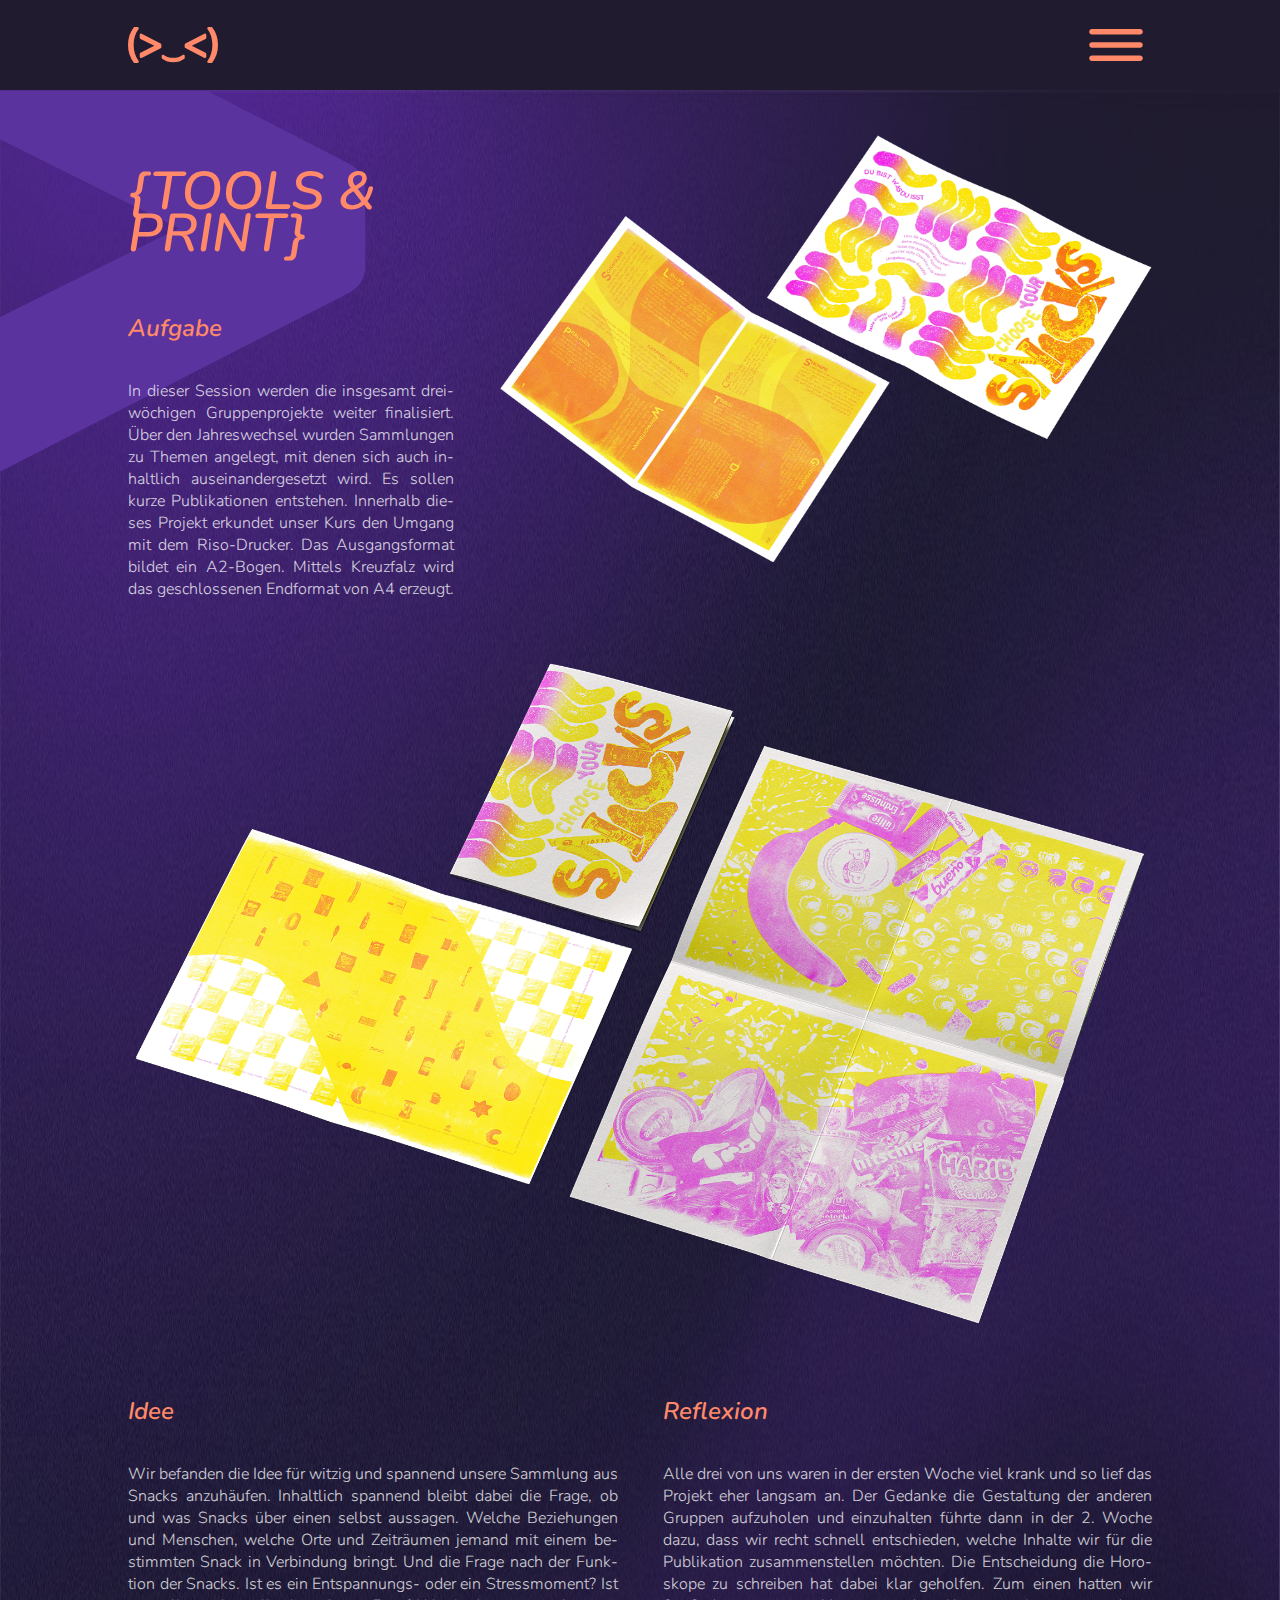
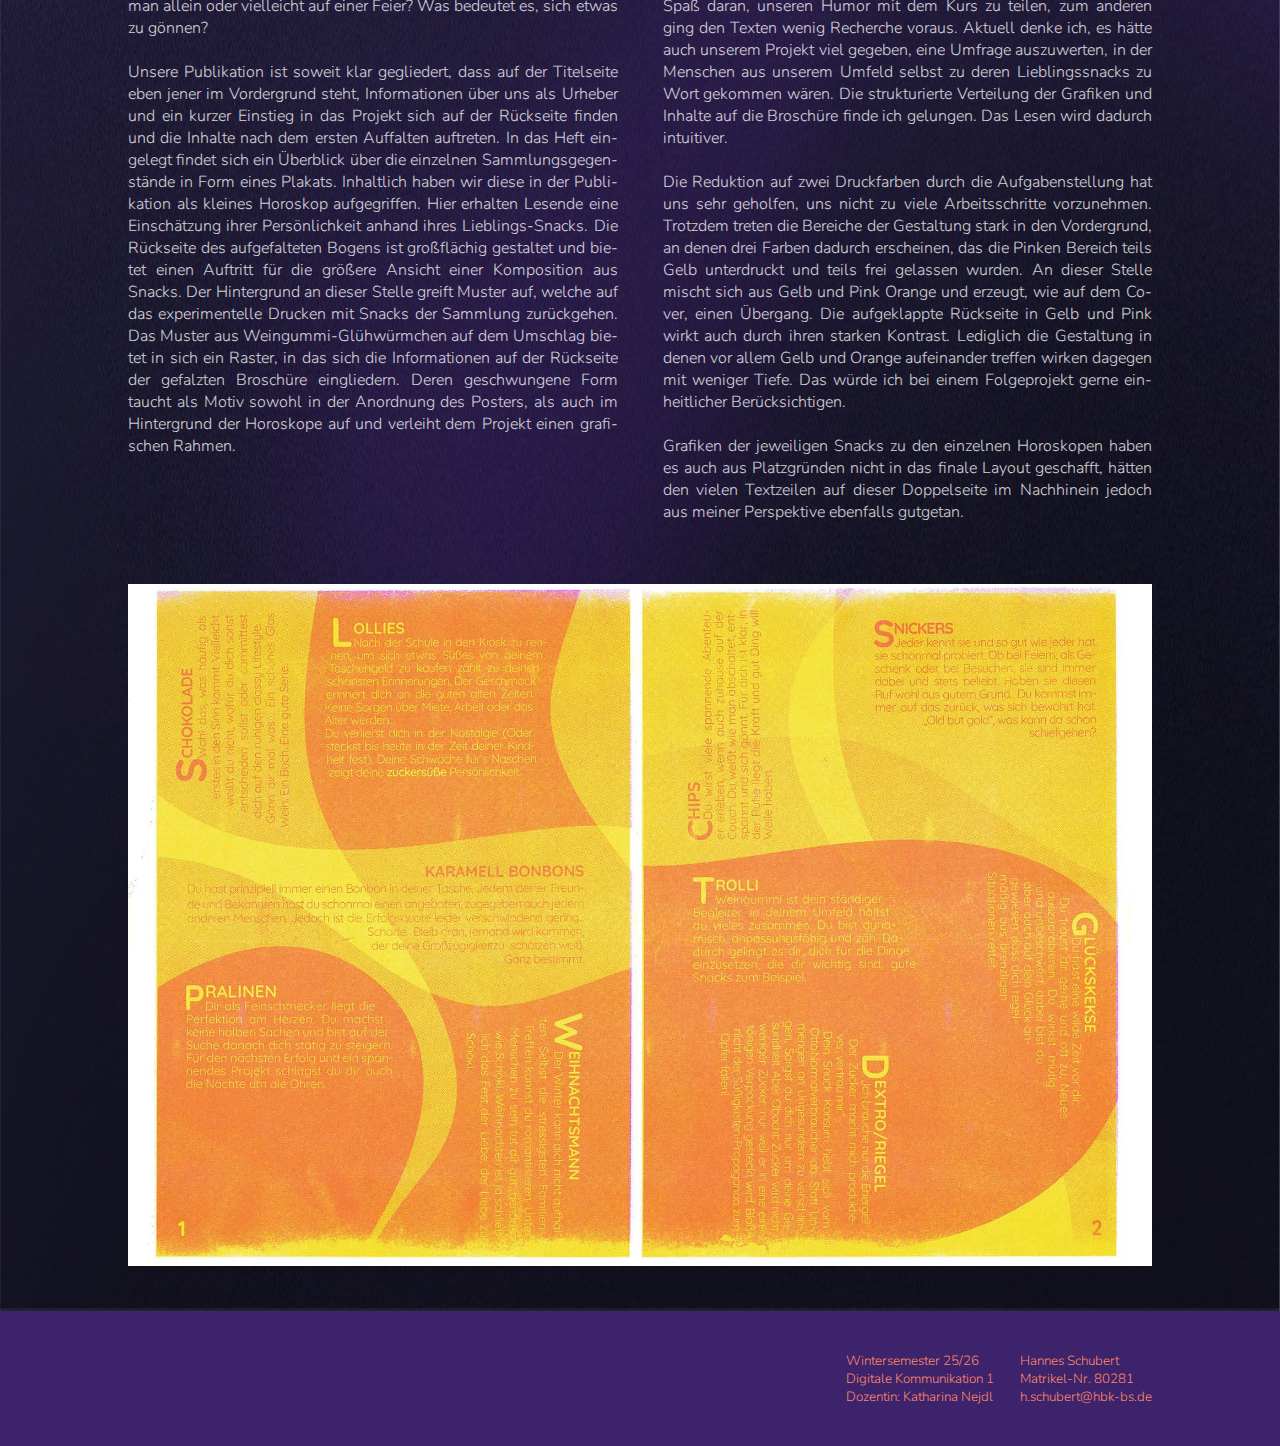
<file: modulportfolio05.html>
<!DOCTYPE html>
<html lang="de">
<head>
    <meta charset="UTF-8">
    <meta name="viewport" content="width=device-width, initial-scale=1.0">
    <title>Modulportfolio 05</title>
    <link rel="stylesheet" href="modulportfolio_ws26.css">

    <link rel="preconnect" href="https://fonts.googleapis.com">
    <link rel="preconnect" href="https://fonts.gstatic.com" crossorigin>
    <link href="https://fonts.googleapis.com/css2?family=Nunito:ital,wght@0,200..1000;1,200..1000&display=swap" rel="stylesheet">
</head>
<body>
    <div class="nav">
        <a id="logolink" href="index.html">
            <div class="logo"></div>
        </a>
        <div class="button_menu">
        </div>
        <div class="burgermenu">
            <div class="menupunkt" id="menupunkt1">
                <a class="menulink" href="modulportfolio01.html">{Drawing Algorithms}</a>
            </div>
            <div class="menupunkt" id="menupunkt2">
                <a class="menulink" href="modulportfolio02.html">{Variables & Parameters}</a>
            </div>
            <div class="menupunkt" id="menupunkt3">
                <a class="menulink" href="modulportfolio03.html">{Grids & Modules}</a>
            </div>
            <div class="menupunkt" id="menupunkt4">
                <a class="menulink" href="modulportfolio04.html">{Digital Drawing Tools}</a>
            </div>
            <div class="menupunkt" id="menupunkt5">
                <a class="menulink" href="modulportfolio05.html">{Tools & Print}</a>
            </div>
            <div class="menupunkt" id="menupunkt6">
                <a class="menulink" href="modulportfolio06.html">{Semesterreflexion}</a>
            </div>
        </div>
    </div>
    <div class="main2">
        <div id="titelhintergrund">
        </div>
        <div id="row1"> 
            <div class="column02" id="leftcolumn">
                <div class="titel">
                    <h1 id="titeltext">
                        {TOOLS &<br>PRINT}
                    </h1>
                </div>
                <h2>
                    Aufgabe
                </h2>
                <p class="fließtext">
                    In dieser Session werden die insgesamt dreiwöchigen Gruppenprojekte weiter finalisiert.
                    Über den Jahreswechsel wurden Sammlungen zu Themen angelegt, mit denen sich auch inhaltlich auseinandergesetzt wird.
                    Es sollen kurze Publikationen entstehen.
                    Innerhalb dieses Projekt erkundet unser Kurs den Umgang mit dem Riso-Drucker.
                    Das Ausgangsformat bildet ein A2-Bogen.
                    Mittels Kreuzfalz wird das geschlossenen Endformat von A4 erzeugt.
                </p>
            </div>
            <div class="column02" id="rightcolumn">
                <div id="risobild1">
                </div>
            </div>
       </div>
       <div id="row2">
            <div id="risobild2">
            </div> 
       </div>
       <div id="row3">
            <div class="column03" id="risoidee">
                <h2>
                    Idee
                </h2>
                <p class="fließtext">
                    Wir befanden die Idee für witzig und spannend unsere Sammlung aus Snacks anzuhäufen.
                    Inhaltlich spannend bleibt dabei die Frage, ob und was Snacks über einen selbst aussagen.
                    Welche Beziehungen und Menschen, welche Orte und Zeiträumen jemand mit einem bestimmten Snack in Verbindung bringt. 
                    Und die Frage nach der Funktion der Snacks. Ist es ein Entspannungs- oder ein Stressmoment?
                    Ist man allein oder vielleicht auf einer Feier?
                    Was bedeutet es, sich etwas zu gönnen?
                    <br><br>
                    Unsere Publikation ist soweit klar gegliedert, dass auf der Titelseite eben jener im Vordergrund steht, Informationen über uns als Urheber und ein kurzer Einstieg in das Projekt sich auf der Rückseite finden und die Inhalte nach dem ersten Auffalten auftreten.
                    In das Heft eingelegt findet sich ein Überblick über die einzelnen Sammlungsgegenstände in Form eines Plakats.
                    Inhaltlich haben wir diese in der Publikation als kleines Horoskop aufgegriffen.
                    Hier erhalten Lesende eine Einschätzung ihrer Persönlichkeit anhand ihres Lieblings-Snacks. 
                    Die Rückseite des aufgefalteten Bogens ist großflächig gestaltet und bietet einen Auftritt für die größere Ansicht einer Komposition aus Snacks. 
                    Der Hintergrund an dieser Stelle greift Muster auf, welche auf das experimentelle Drucken mit Snacks der Sammlung zurückgehen. 
                    Das Muster aus Weingummi-Glühwürmchen auf dem Umschlag bietet in sich ein Raster, in das sich die Informationen auf der Rückseite der gefalzten Broschüre eingliedern.
                    Deren geschwungene Form taucht als Motiv sowohl in der Anordnung des Posters, als auch im Hintergrund der Horoskope auf und verleiht dem Projekt einen grafischen Rahmen.
                </p>
            </div>
            <div class="column03" id="risoreflexion">
                <h2>
                    Reflexion
                </h2>
                <p class="fließtext">
                    Alle drei von uns waren in der ersten Woche viel krank und so lief das Projekt eher langsam an. 
                    Der Gedanke die Gestaltung der anderen Gruppen aufzuholen und einzuhalten führte dann in der 2. Woche dazu, dass wir recht schnell entschieden, welche Inhalte wir für die Publikation zusammenstellen möchten. 
                    Die Entscheidung die Horoskope zu schreiben hat dabei klar geholfen. 
                    Zum einen hatten wir Spaß daran, unseren Humor mit dem Kurs zu teilen, zum anderen ging den Texten wenig Recherche voraus. 
                    Aktuell denke ich, es hätte auch unserem Projekt viel gegeben, eine Umfrage auszuwerten, in der Menschen aus unserem Umfeld selbst zu deren Lieblingssnacks zu Wort gekommen wären.
                    Die strukturierte Verteilung der Grafiken und Inhalte auf die Broschüre finde ich gelungen. 
                    Das Lesen wird dadurch intuitiver.
                    <br><br>
                    Die Reduktion auf zwei Druckfarben durch die Aufgabenstellung hat uns sehr geholfen, uns nicht zu viele Arbeitsschritte vorzunehmen. 
                    Trotzdem treten die Bereiche der Gestaltung stark in den Vordergrund, an denen drei Farben dadurch erscheinen, das die Pinken Bereich teils Gelb unterdruckt und teils frei gelassen wurden. 
                    An dieser Stelle mischt sich aus Gelb und Pink Orange und erzeugt, wie auf dem Cover, einen Übergang. 
                    Die aufgeklappte Rückseite in Gelb und Pink wirkt auch durch ihren starken Kontrast. 
                    Lediglich die Gestaltung in denen vor allem Gelb und Orange aufeinander treffen wirken dagegen mit weniger Tiefe. 
                    Das würde ich bei einem Folgeprojekt gerne einheitlicher Berücksichtigen.
                    <br><br> 
                    Grafiken der jeweiligen Snacks zu den einzelnen Horoskopen haben es auch aus Platzgründen nicht in das finale Layout geschafft, hätten den vielen Textzeilen auf dieser Doppelseite im Nachhinein jedoch aus meiner Perspektive ebenfalls gutgetan.
                </p>
            </div>
       </div>
       <div id="row4">
            <div id="risobild3">
            </div> 
       </div>
    </div>
    <div class="footer">
        
        <div class="kursinfo">
            <p>Wintersemester 25/26 <br>
                Digitale Kommunikation 1 <br>
                Dozentin: Katharina Nejdl
            </p>
        </div> 
        <div class="kontaktinfo">
            <p>Hannes Schubert <br>
                Matrikel-Nr. 80281 <br>
                h.schubert@hbk-bs.de
            </p>
        </div>
    </div>
    <script src="modulportfolio_ws26.js"></script>
</body>

</html>
</file>
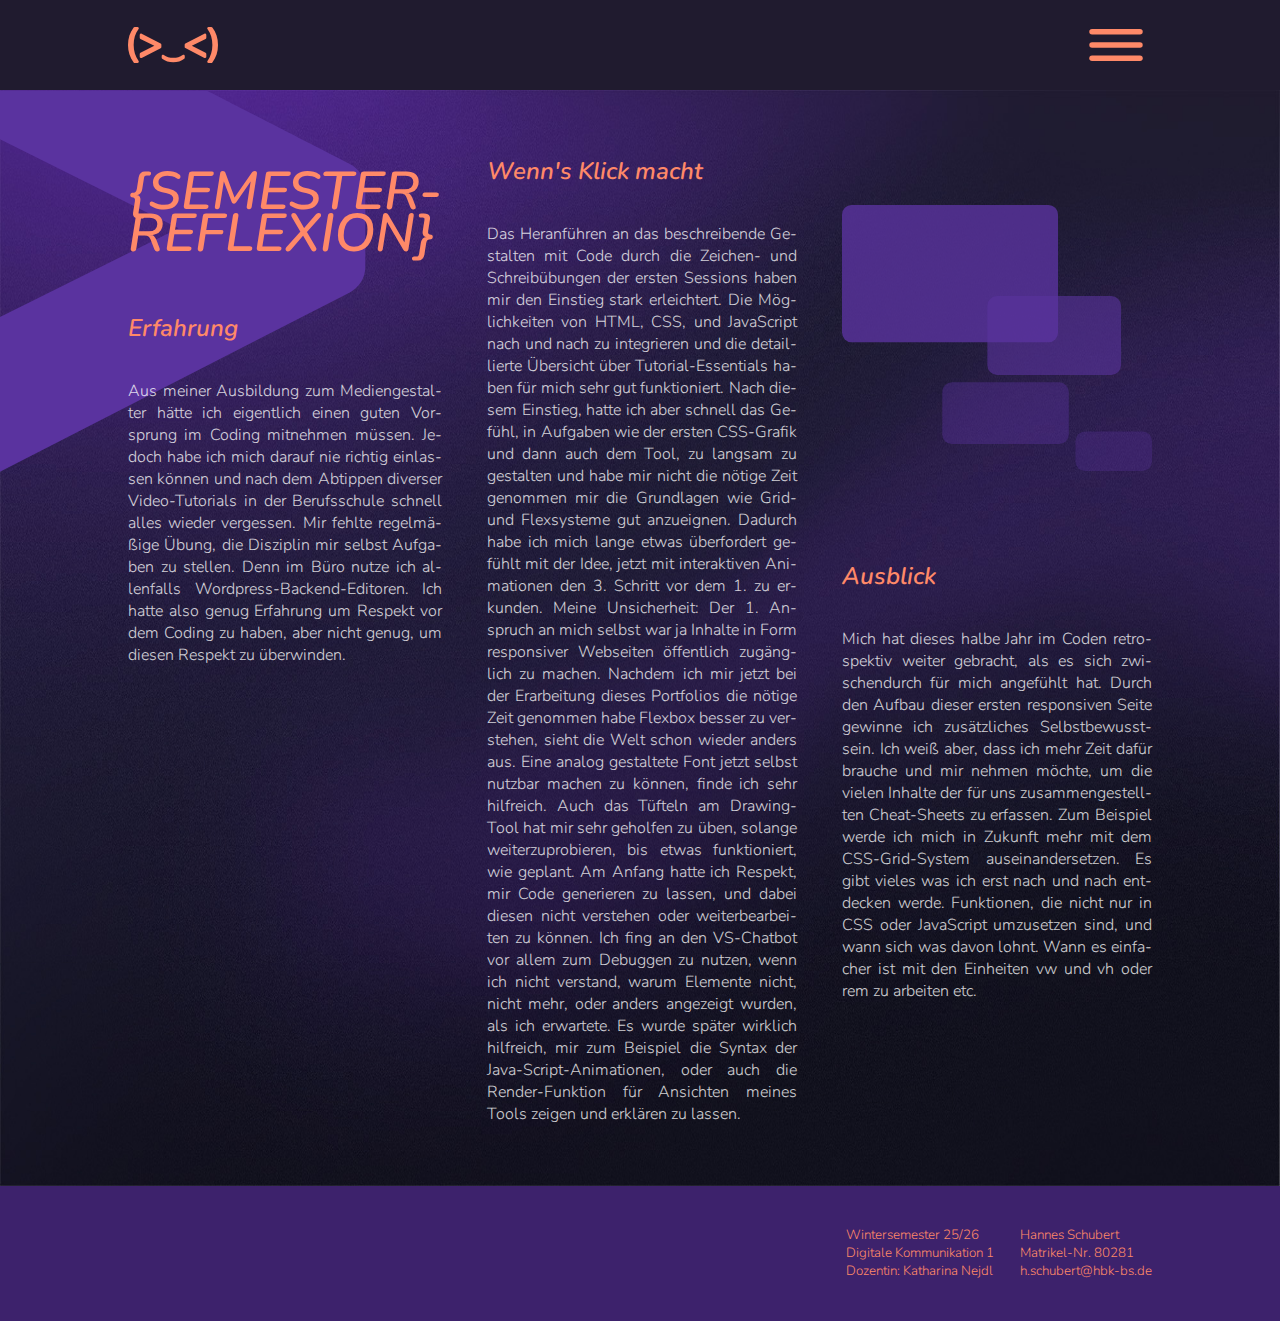
<file: modulportfolio06.html>
<!DOCTYPE html>
<html lang="de">
<head>
    <meta charset="UTF-8">
    <meta name="viewport" content="width=device-width, initial-scale=1.0">
    <title>Modulportfolio 06</title>
    <link rel="stylesheet" href="modulportfolio_ws26.css">

    <link rel="preconnect" href="https://fonts.googleapis.com">
    <link rel="preconnect" href="https://fonts.gstatic.com" crossorigin>
    <link href="https://fonts.googleapis.com/css2?family=Nunito:ital,wght@0,200..1000;1,200..1000&display=swap" rel="stylesheet">
</head>
<body>
    <div class="nav">
        <a id="logolink" href="index.html">
            <div class="logo"></div>
        </a>
        <div class="button_menu">
        </div>
        <div class="burgermenu">
            <div class="menupunkt" id="menupunkt1">
                <a class="menulink" href="modulportfolio01.html">{Drawing Algorithms}</a>
            </div>
            <div class="menupunkt" id="menupunkt2">
                <a class="menulink" href="modulportfolio02.html">{Variables & Parameters}</a>
            </div>
            <div class="menupunkt" id="menupunkt3">
                <a class="menulink" href="modulportfolio03.html">{Grids & Modules}</a>
            </div>
            <div class="menupunkt" id="menupunkt4">
                <a class="menulink" href="modulportfolio04.html">{Digital Drawing Tools}</a>
            </div>
            <div class="menupunkt" id="menupunkt5">
                <a class="menulink" href="modulportfolio05.html">{Tools & Print}</a>
            </div>
            <div class="menupunkt" id="menupunkt6">
                <a class="menulink" href="modulportfolio06.html">{Semesterreflexion}</a>
            </div>
        </div>
    </div>
    <div class="main2">
        <div id="titelhintergrund">
        </div>
       <div id="row1">
            <div class="column03" id="reflexioncolumnlinks">
                <div class="titel">
                    <h1 id="titeltext">
                        {SEMESTER-<br>REFLEXION}
                    </h1>
                </div>
                <h2>
                    Erfahrung
                </h2>
                <p class="fließtext">
                    Aus meiner Ausbildung zum Mediengestalter hätte ich eigentlich einen guten Vorsprung im Coding mitnehmen müssen.
                    Jedoch habe ich mich darauf nie richtig einlassen können und nach dem Abtippen diverser Video-Tutorials in der Berufsschule schnell alles wieder vergessen.
                    Mir fehlte regelmäßige Übung, die Disziplin mir selbst Aufgaben zu stellen. 
                    Denn im Büro nutze ich allenfalls Wordpress-Backend-Editoren.
                    Ich hatte also genug Erfahrung um Respekt vor dem Coding zu haben, aber nicht genug, um diesen Respekt zu überwinden.
                </p>
            </div>
            <div class="column03" id="reflexioncolumnmitte">
                <h2>
                    Wenn's Klick macht
                </h2>
                <p class="fließtext">
                    Das Heranführen an das beschreibende Gestalten mit Code durch die Zeichen- und Schreibübungen der ersten Sessions haben mir den Einstieg stark erleichtert.
                    Die Möglichkeiten von HTML, CSS, und JavaScript nach und nach zu integrieren und die detaillierte Übersicht über Tutorial-Essentials haben für mich sehr gut funktioniert.
                    Nach diesem Einstieg, hatte ich aber schnell das Gefühl, in Aufgaben wie der ersten CSS-Grafik und dann auch dem Tool, zu langsam zu gestalten und habe mir nicht die nötige Zeit genommen mir die Grundlagen wie Grid- und Flexsysteme gut anzueignen.
                    Dadurch habe ich mich lange etwas überfordert gefühlt mit der Idee, jetzt mit interaktiven Animationen den 3. Schritt vor dem 1. zu erkunden.
                    Meine Unsicherheit: Der 1. Anspruch an mich selbst war ja Inhalte in Form responsiver Webseiten öffentlich zugänglich zu machen.
                    Nachdem ich mir jetzt bei der Erarbeitung dieses Portfolios die nötige Zeit genommen habe Flexbox besser zu verstehen, sieht die Welt schon wieder anders aus.
                    Eine analog gestaltete Font jetzt selbst nutzbar machen zu können, finde ich sehr hilfreich.
                    Auch das Tüfteln am Drawing-Tool hat mir sehr geholfen zu üben, solange weiterzuprobieren, bis etwas funktioniert, wie geplant.
                    Am Anfang hatte ich Respekt, mir Code generieren zu lassen, und dabei diesen nicht verstehen oder weiterbearbeiten zu können.
                    Ich fing an den VS-Chatbot vor allem zum Debuggen zu nutzen, wenn ich nicht verstand, warum Elemente nicht, nicht mehr, oder anders angezeigt wurden, als ich erwartete.
                    Es wurde später wirklich hilfreich, mir zum Beispiel die Syntax der Java-Script-Animationen, oder auch die Render-Funktion für Ansichten meines Tools zeigen und erklären zu lassen.    
                </p>
            </div>
            <div class="column03" id="reflexioncolumnrechts">
                <div id="denkblase"></div>
                <h2>
                    Ausblick
                </h2>
                <p class="fließtext">
                    Mich hat dieses halbe Jahr im Coden retrospektiv weiter gebracht, als es sich zwischendurch für mich angefühlt hat.
                    Durch den Aufbau dieser ersten responsiven Seite gewinne ich zusätzliches Selbstbewusstsein.
                    Ich weiß aber, dass ich mehr Zeit dafür brauche und mir nehmen möchte, um die vielen Inhalte der für uns zusammengestellten Cheat-Sheets zu erfassen.
                    Zum Beispiel werde ich mich in Zukunft mehr mit dem CSS-Grid-System auseinandersetzen.
                    Es gibt vieles was ich erst nach und nach entdecken werde. Funktionen, die nicht nur in CSS oder JavaScript umzusetzen sind, und wann sich was davon lohnt.
                    Wann es einfacher ist mit den Einheiten vw und vh oder rem zu arbeiten etc.
                </p>
            </div>
       </div>
    </div>
    <div class="footer">
        
        <div class="kursinfo">
            <p>Wintersemester 25/26 <br>
                Digitale Kommunikation 1 <br>
                Dozentin: Katharina Nejdl
            </p>
        </div> 
        <div class="kontaktinfo">
            <p>Hannes Schubert <br>
                Matrikel-Nr. 80281 <br>
                h.schubert@hbk-bs.de
            </p>
        </div>
    </div>
    <script src="modulportfolio_ws26.js"></script>
</body>
</html>
</file>
<file: modulportfolio_ws26.css>
body{
    margin: 0;
    width: 100%;
    box-sizing: border-box;
    min-height: 100vh;

    font-family: "Nunito", sans-serif;
    font-optical-sizing: auto;
}

.nav{
    width: 100%;
    height: 10vh;
    background-color: #201B2F;
    position: sticky;
    top: 0;
    overflow: visible;
    display: flex;
    align-items: center;
    z-index: 900;
}

#logolink{
    width: 10vh;
    height: 10vh;
    margin-left: 10vw;
}
.logo{
    width: 10vh;
    height: 10vh;
    background-image: url('Material/logo1.svg');
    background-size: cover;
    background-position: center;
    background-repeat: no-repeat;
}

.logo:hover{
    background-image: url('Material/logo2.svg');
}

.button_menu{
    z-index: 1001;
    width: 10vh;
    height: 10vh;
    background-image: url('Material/burger_icon1.svg');
    background-size: 80% 80%;
    background-position: right;
    background-repeat: no-repeat;
    margin-left: auto;
    margin-right: 10vw;
    cursor: pointer;
    flex-shrink: 0;
}

.button_menu:hover{
    background-image: url('Material/burger_icon2.svg');
}

.burgermenu{
    position:absolute;
    z-index: 1000;
    width: 16vw;
    height: auto;
    box-sizing: border-box;
    top: 10vh;
    right: 10vw;
    left: auto;
    display: flex;
    flex-direction: column;
    gap: 0.25vh;
}

.menupunkt{
    background-color: #201B2F;
    padding: 1vh;
    border-radius: 0.2rem;
    opacity: 0%;
    visibility: hidden;
    pointer-events: none;
    display: none;
}
.menupunkt:hover{
    background-color: #5a339f;
}

#menupunkt1{
    transition: opacity 0.3s ease-in-out;
}
#menupunkt2{
    transition: opacity 0.4s ease-in-out;
}
#menupunkt3{
    transition: opacity 0.5s ease-in-out;
}
#menupunkt4{
    transition: opacity 0.6s ease-in-out;
}
#menupunkt5{
    transition: opacity 0.7s ease-in-out;
}
#menupunkt6{
    transition: opacity 0.8s ease-in-out;
}

.menulink{
    text-decoration: none;
    color: white;
    font-size: medium;
    font-weight: 400;
    font-style: normal;
}
.menulink:hover{
    font-weight: 600;
}


.main{
    box-sizing: border-box;
    height: auto;
    width: 100%;
    box-sizing: border-box;
    display: flex;
    flex-direction: row;
    gap: 5vh;
    padding-left: 10vw;
    padding-right: 10vw;
    padding-top: 5vh;
    padding-bottom: 5vh;

    background-image: url('Material/260203_hintergrund.jpg');
    background-size: 100% 100%;
    background-position: top;   
    background-repeat: no-repeat;
    flex-wrap: wrap;
    flex-grow: 1;
}

.main2{
    box-sizing: border-box;
    height: auto;
    width: 100%;
    display: flex;
    flex-direction: column;
    gap: 5vh;
    padding-left: 10vw;
    padding-right: 10vw;
    padding-top: 5vh;
    padding-bottom: 5vh;

    background-image: url('Material/260203_hintergrund.jpg');
    background-size: 100% 100%;
    background-position: top;   
    background-repeat: no-repeat;
    flex-wrap: wrap;
    flex-grow: 1;
}

.row{
    flex: 1;
    display: flex;
    flex-direction: row;
    flex-wrap: wrap;
    gap: 5vh;
}

#row1, #row2, #row3, #row4 {
    box-sizing: border-box;
    height: auto;
    width: 100%;
    display: flex;
    flex-direction: row;
    gap: 5vh;
    flex-wrap: wrap;
}

.newrow{
    box-sizing: border-box;
    height: auto;
    width: 100%;
    display: flex;
    flex-direction: row;
    gap: 5vh;
    flex-wrap: wrap;
    align-items: center;
}
.newrowtop{
    box-sizing: border-box;
    height: auto;
    width: 100%;
    display: flex;
    flex-direction: row;
    gap: 5vh;
    flex-wrap: wrap;
}

.column{
    display: flex;
    flex-direction: column;
    gap: 5vh;
    z-index: 800;
}

.column02{
    display: flex;
    flex-direction: column;
    z-index: 800;
}

.column03{
    display: flex;
    flex-direction: column;
    z-index: 800;
}

.columnhalf{
    display: flex;
    flex-direction: column;
    z-index: 800;
    flex: 1;
}

#leftcolumn{
    flex: 1;
    height: auto;
    display: flex;
    flex-direction: column;
}

#titelgrafik{
    width: 100%;
    height: auto;
    aspect-ratio: 5 / 2.7;
    background-image: url('Material/h1.svg');
    background-size: 100%;
    background-position: top;
    background-repeat: no-repeat;
}

#intro{
    color: #ffffff;
    font-size: medium;
    font-weight: 300;
    font-style: normal;
    opacity: 0.8;
    hyphens: auto;
    -webkit-hyphens: auto;
    -ms-hyphens: auto;
    text-align: justify;
	text-align-last: none;
}

#rightcolumn{
    flex: 2;
    height: auto;
}

#algolinks{
    flex: 1.5;
}
#algorechts{
    flex: 1;
}

.kachel{
    flex: 1;
    aspect-ratio: 1 / 1;
    box-sizing: border-box;
    display: flex;
    flex-direction: column;
    border-radius: 5%;
    overflow: hidden;
    opacity: 0;
    transition: opacity 0.5s ease-in-out;
}

.kachel.visible{
    opacity: 1;
}


#kachel1{
    transition-delay: 0s;
}
#kachel2{
    transition-delay: 0.1s;
}
#kachel3{
    transition-delay: 0.2s;
}
#kachel4{
    transition-delay: 0.3s;
}
#kachel5{
    transition-delay: 0.4s;
}
#kachel6{
    transition-delay: 0.5s;
}

.kachelbild{
    flex: 3;
    background-color: rgba(0, 0, 0, 0.5);
    background-size: cover;
    background-position: center;
    background-repeat: no-repeat;
}

.kachelraum{
    flex: 1;
    background-color: #3d226c;
    display: flex;
    align-items: center;
    justify-content: center;
}

.kachelschrift{
    color: #ff8968;
    font-size: medium;
    font-weight: 400;
    font-style: normal;
}

#kachelbild1{
    background-image: url('Material/algorythm_cover.jpg');
    background-size: cover;
    background-position: center;
    background-repeat: no-repeat;
}

#kachelbild2{
    background-image: url('Material/variables_cover.jpg');
    background-size: cover;
    background-position: center;
    background-repeat: no-repeat;
}

#kachelbild3{
    background-image: url('Material/font_cover.jpg');
    background-size: cover;
    background-position: center;
    background-repeat: no-repeat;
}

#kachelbild4{
    background-image: url('Material/generator_export1.png');
    background-size: cover;
    background-position: center;
    background-repeat: no-repeat;
}

#kachelbild5{
    background-image: url('Material/riso_cover.jpg');
    background-size: cover;
    background-position: center;
    background-repeat: no-repeat;
}

#kachelbild6{
    background-image: url('Material/denkblase1.svg');
    background-size: cover;
    background-position: center;
    background-repeat: no-repeat;
}

#video_editor{
    border-radius: 0.5rem;
    overflow: hidden;
    box-sizing: border-box;
    margin-top: 5vh;
}

#titelhintergrund{
    width: 45vh;
    height: 45vh;
    background-image: url('Material/titelhintergrund.svg');
    background-size: cover;
    background-position: top;
    background-repeat: no-repeat;
    position: absolute;
    top: 10vh;
    left: 0;
    z-index: 700;
}

#gridhintergrund{
    width: 110vh;
    height: 100vh;
    background-image: url('Material/gridhintergrund.png');
    background-size: cover;
    background-position: right;
    background-repeat: no-repeat;
    position: absolute;
    top: 10vh;
    right: 0;
    z-index: 600;
    opacity: 10%;
}

.titel{
    position: relative;
    z-index: 800;
    }

h1{
    color: #ff8968;
    font-size: 40pt;
    line-height: 80%;
    font-weight: 600;
    font-style: italic;
}

h2{
    color: #ff8968;
    font-size: x-large;
    font-weight: 600;
    font-style: italic;
    margin: none;
    padding: none; 
}

.fließtext{
    color: #ffffff;
    font-size: medium;
    font-weight: 300;
    font-style: normal;
    opacity: 0.8;
    margin: none;
    padding: none;
    hyphens: auto;
    -webkit-hyphens: auto;
    -ms-hyphens: auto; 
    text-align: justify;
	text-align-last: none;
}

#editorgalerie{
    display: flex;
    flex-direction: column;
    gap: 2vh;
    flex: 1;
}

.editorexport{
    flex: 1;
    aspect-ratio: 1 / 1;
    background-size: cover;
    background-position: center;
    background-repeat: no-repeat;
    border-radius: 0.5rem;
    overflow: hidden;
}

#editorexport1{
    background-image: url('Material/generator_export2.png');
}

#editorexport2{
    background-image: url('Material/generator_export3.png');
}

#editorexport3{
    background-image: url('Material/generator_export4.png');
}

#editoridee{
    flex: 2;
}

#editorreflexion{
    flex: 2;
}

#reflexioncolumnlinks{
    flex: 1;
}

#reflexioncolumnmitte{
    flex: 1;
}

#reflexioncolumnrechts{
    flex: 1;
}

#denkblase{
    width: auto;
    height: 45vh;
    background-image: url('Material/denkblase2.svg');
    background-size: contain;
    background-position: center;
    background-repeat: no-repeat;
}

#sollewitt_column1{
    flex: 2;
}
#sollewitt_column2{
    flex: 1;
}
#sollewitt_column3{
    flex: 1;
}
#sollewitt_column4{
    flex: 1;
}

#sollewitt1{
    width: 100%;
    height: auto;
    aspect-ratio: 1 / 1;
    background-image: url('Material/sollewitt1.svg');
    background-size: cover;
    background-position: center;
    background-repeat: no-repeat;
}
#sollewitt2{
    width: 100%;
    height: auto;
    aspect-ratio: 1 / 1;
    background-image: url('Material/sollewitt2.svg');
    background-size: cover;
    background-position: center;
    background-repeat: no-repeat;
}
#sollewitt3{
    width: 100%;
    height: auto;
    aspect-ratio: 1 / 1;
    background-image: url('Material/sollewitt3.svg');
    background-size: cover;
    background-position: center;
    background-repeat: no-repeat;
}

#risobild1{
    width: 100%;
    height: auto;
    aspect-ratio: 1.53 / 1;
    background-image: url('Material/riso_mockup1.png');
    background-size: cover;
    background-position: center;
    background-repeat: no-repeat;
}

#risobild2{
    width: 100%;
    height: auto;
    aspect-ratio: 1.53 / 1;
    background-image: url('Material/riso_mockup2.png');
    background-size: cover;
    background-position: center;
    background-repeat: no-repeat;
}

#risobild3{
    width: 100%;
    height: auto;
    aspect-ratio: 1.5 / 1;
    background-image: url('Material/risohoroskop.jpg');
    background-size: cover;
    background-position: center;
    background-repeat: no-repeat;
}

#risoidee{
    flex: 1;
}
#risoreflexion{
    flex: 1;
}

#htmlbild{
    width: 100%;
    height: auto;
    aspect-ratio: 1.6 / 1;
    background-image: url('Material/htmlbild.png');
    background-size: cover;
    background-position: center;
    background-repeat: no-repeat;
    border-radius: 0.5rem;
}

#textbild{
    width: 100%;
    height: auto;
    aspect-ratio: 1.6 / 1;
    background-image: url('Material/textbild.png');
    background-size: cover;
    background-position: center;
    background-repeat: no-repeat;
    border-radius: 0.5rem;
}

#cssbild{
    width: 100%;
    height: auto;
    aspect-ratio: 1.6 / 1;
    background-image: url('Material/cssbild.png');
    background-size: cover;
    background-position: center;
    background-repeat: no-repeat;
    border-radius: 0.5rem;
}

#algobild{
    width: 100%;
    height: auto;
    aspect-ratio: 2.15 / 1;
    background-image: url('Material/algo.png');
    background-size: cover;
    background-position: center;
    background-repeat: no-repeat;
}

#stencil{
    width: 100%;
    height: auto;
    aspect-ratio: 2.7 / 1;
    background-image: url('Material/stencil.png');
    background-size: cover;
    background-position: center;
    background-repeat: no-repeat;
}

#fontsketch1, #fontsketch2{
    width: 100%;
    height: auto;
    aspect-ratio: 5.8 / 1;
    background-size: cover;
    background-position: center;
    background-repeat: no-repeat;
    border-radius: 0.5rem;
    margin-top: 5vh;
}
#fontsketch1{
    background-image: url('Material/fontsketch1.jpg');
}
#fontsketch2{
    background-image: url('Material/fontsketch2.jpg');
}

#font1, #font2, #font3{
    width: 100%;
    height: auto;
    aspect-ratio: 1 / 1.5;
    background-size: cover;
    background-position: center;
    background-repeat: no-repeat;
    border-radius: 0.5rem;
    margin-top: 5vh;
}
#font1{
    background-image: url('Material/font1.jpg');
}
#font2{
    background-image: url('Material/font2.jpg');
}
#font3{
    background-image: url('Material/font3.jpg');
}

#matrix{
    width: 100%;
    height: auto;
    aspect-ratio: 1 / 1;
    background-image: url('Material/matrix1.jpg');
    background-size: cover;
    background-position: center;
    background-repeat: no-repeat;
    border-radius: 0.5rem;
    margin-top: 4vh;
}

#b{
    width: 100%;
    height: auto;
    aspect-ratio: 1 / 1;
    background-image: url('Material/b.svg');
    background-size: cover;
    background-position: center;
    background-repeat: no-repeat;
    border-radius: 0.5rem;
}

#variables1, #variables2, #variables3{
    width: 100%;
    height: auto;
    aspect-ratio: 1 / 1;
    background-size: cover;
    background-position: center;
    background-repeat: no-repeat;
    border-radius: 0.5rem;
}
#variables1{
    background-image: url('Material/variables1.svg');
}
#variables2{
    background-image: url('Material/variables2.svg');
}
#variables3{
    background-image: url('Material/variables3.svg');
}

#variables4, #variables5{
    width: 100%;
    height: auto;
    aspect-ratio: 3.2 / 1;
    background-size: cover;
    background-position: center;
    background-repeat: no-repeat;
    border-radius: 0.5rem;
    margin-top: 5vh;
}
#variables4{
    background-image: url('Material/variables4.svg');
}
#variables5{
    background-image: url('Material/variables5.svg');
}

#variables6{
    width: 100%;
    height: auto;
    aspect-ratio: 1 / 1.65;
    background-image: url('Material/variables6.svg');
    background-size: cover;
    background-position: center;
    background-repeat: no-repeat;
    border-radius: 0.5rem;
}
#wireframe{
    width: 100%;
    height: auto;
    aspect-ratio: 1.2 / 1;
    background-image: url('Material/wireframe.svg');
    background-size: cover;
    background-position: center;
    background-repeat: no-repeat;
    border-radius: 0.5rem;
}

.footer{
    height: 15vh;
    background-color: #3d226c;
    padding-left: 10vw;
    padding-right: 10vw;
    display: flex;
    flex-direction: row;
    align-items: center;
    justify-content: end;
    gap: 2vw;

    font-size: smaller;
    font-weight: 300;
    font-style: normal;
}

.kontaktinfo{
    color: #ff8968;
}

.kursinfo{
    color: #ff8968;
}

.buttonlink{
    text-decoration: none;
    display: block;
}

.button{
    width: 200px;
    height: 40px;
    background-color: #3d226c;
    border-radius: 0.5rem;
    display: flex;
    align-items: center;
    justify-content: center;
    cursor: pointer;
    margin-bottom: 0;
    margin-top: auto;
    transition: background-color 0.3s ease-in-out;
}

.buttonlink:hover .button{
    background-color: #5a339f;
}

.buttonschrift{
    color: white;
    font-size: medium;
    font-weight: 400;
    font-style: normal;
    transition: font-weight 0.3s ease-in-out;
}

.buttonlink:hover .buttonschrift{
    font-weight: 600;
}

@media (max-width: 768px) {
    .column {
        min-width: 100%;
    }
    .column02 {
        min-width: 100%;
    }
    .column03 {
        min-width: 100%;
    }
    .columnhalf {
        min-width: 100%;
    }
    .kachel {
        min-width: 100%;
    }
    .burgermenu{
        right: 10vw;
        width: 55vw;
    }
    h1{
        font-size: 35pt;
    }
}
</file>
